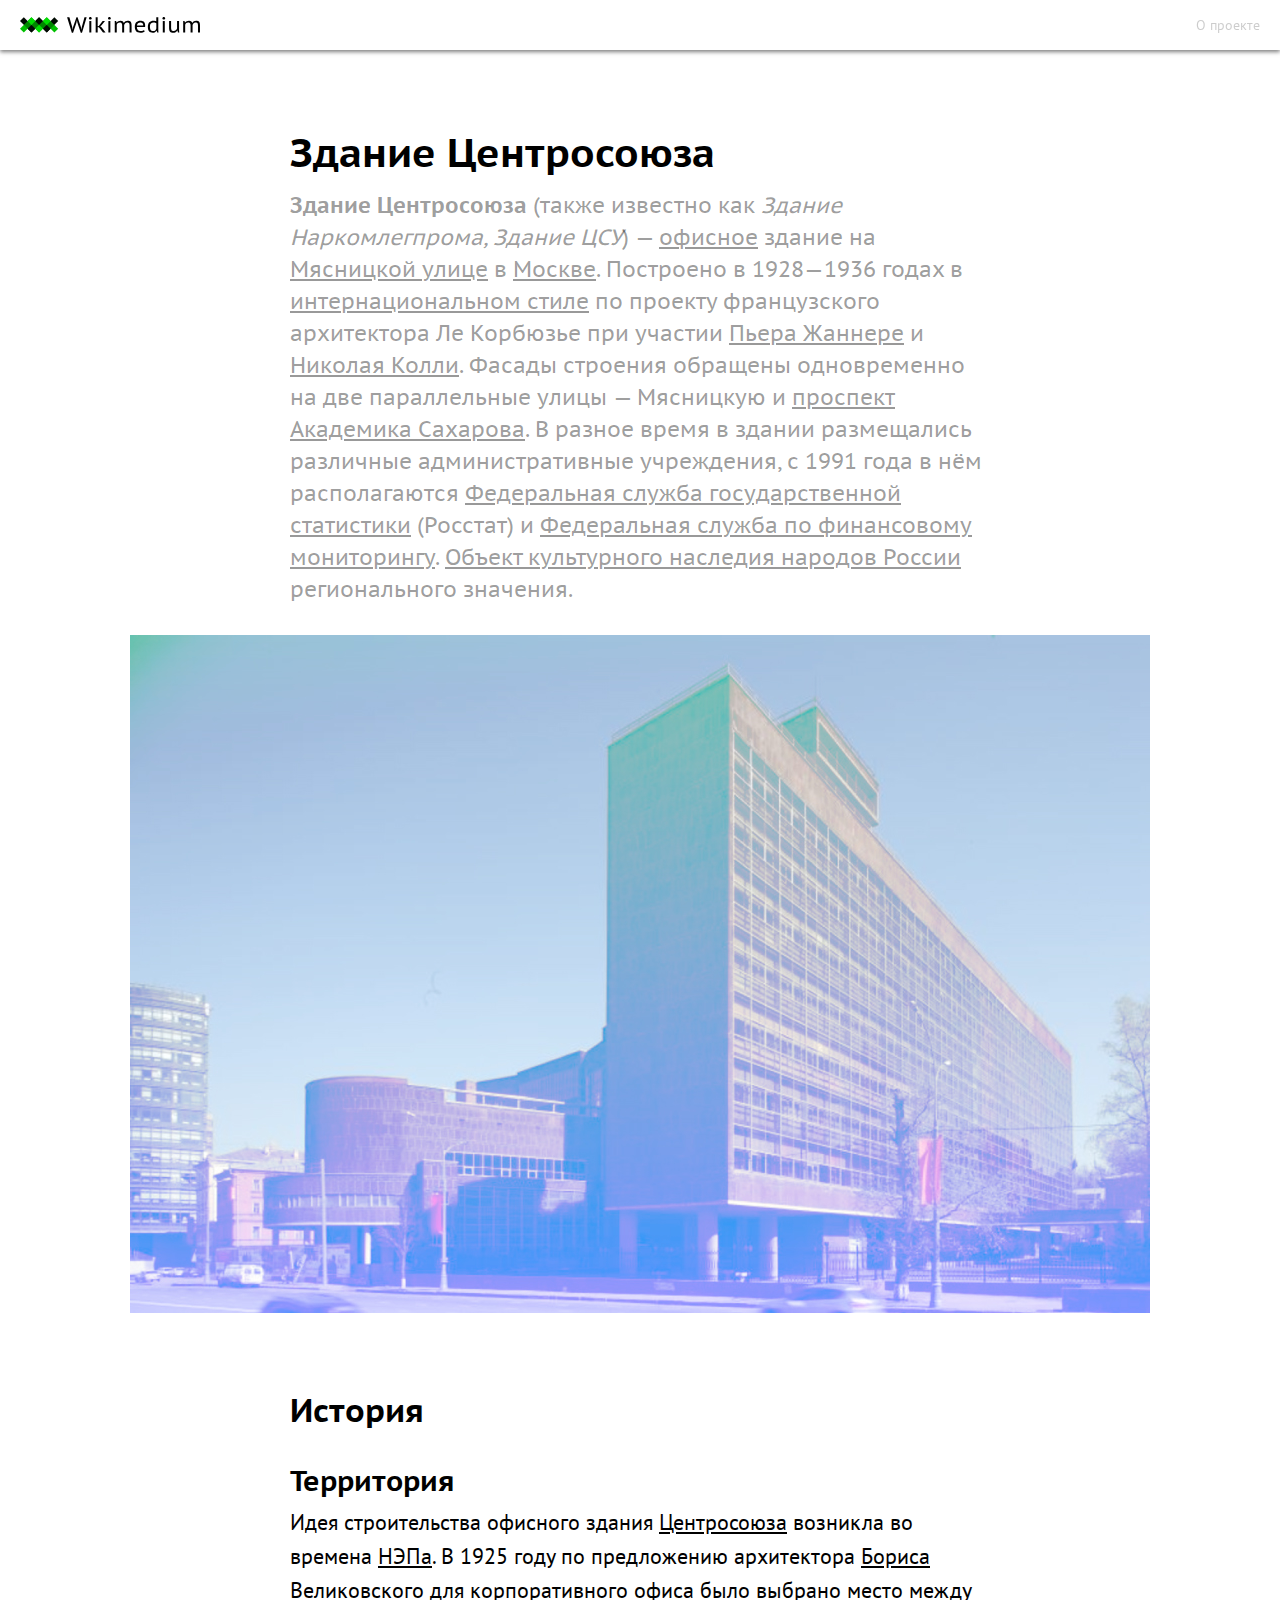
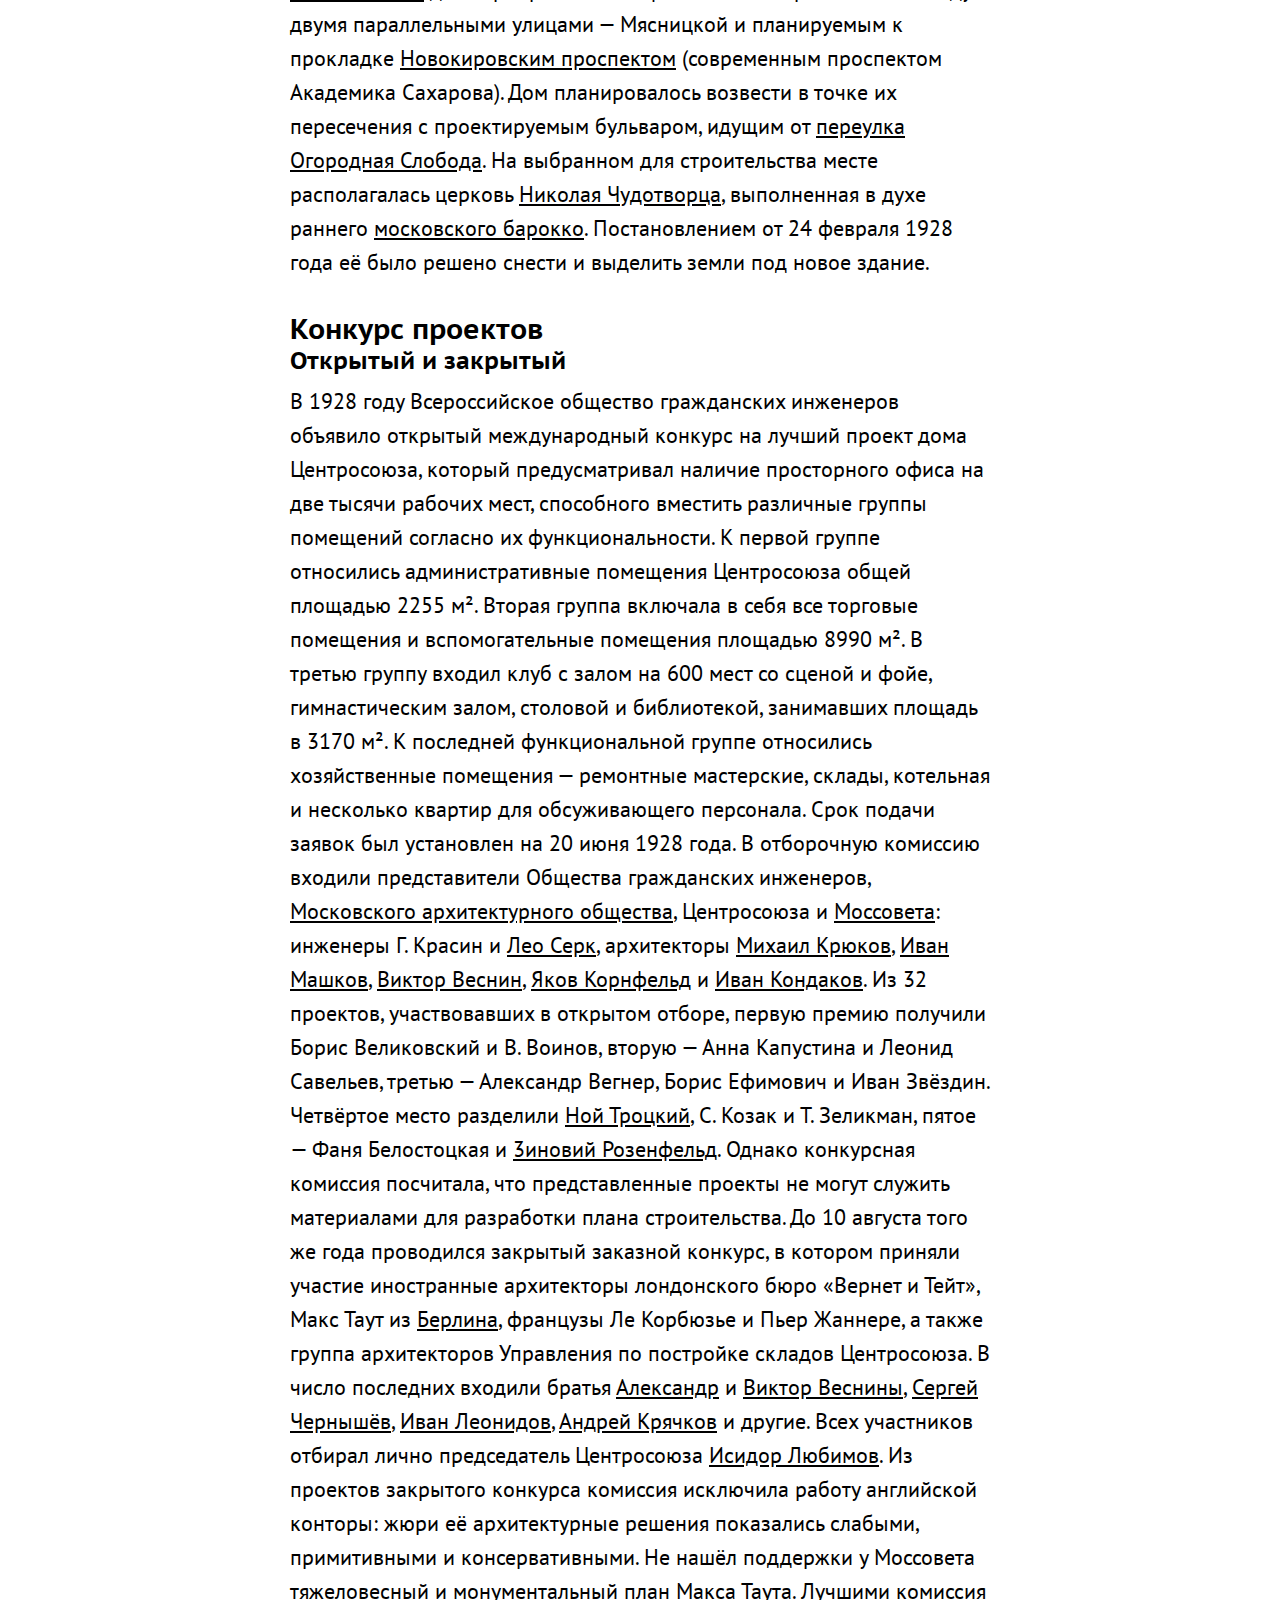
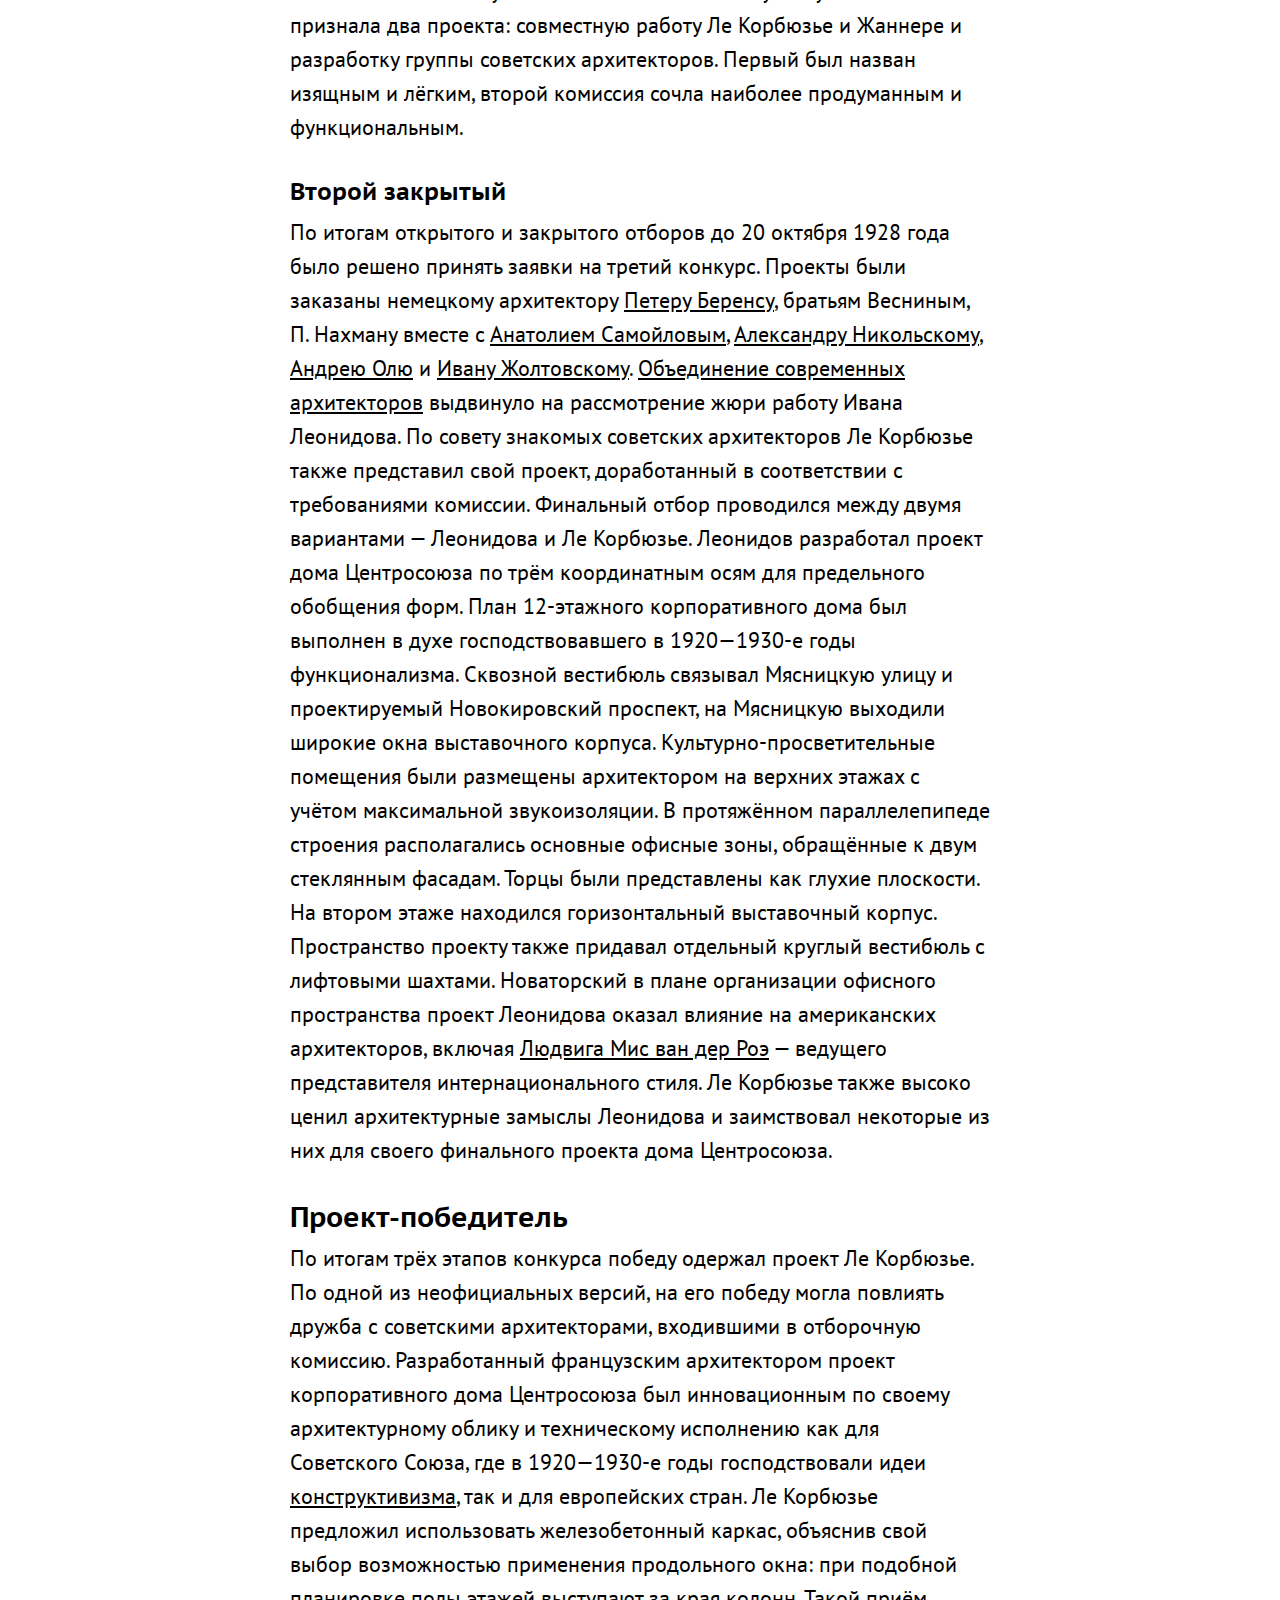
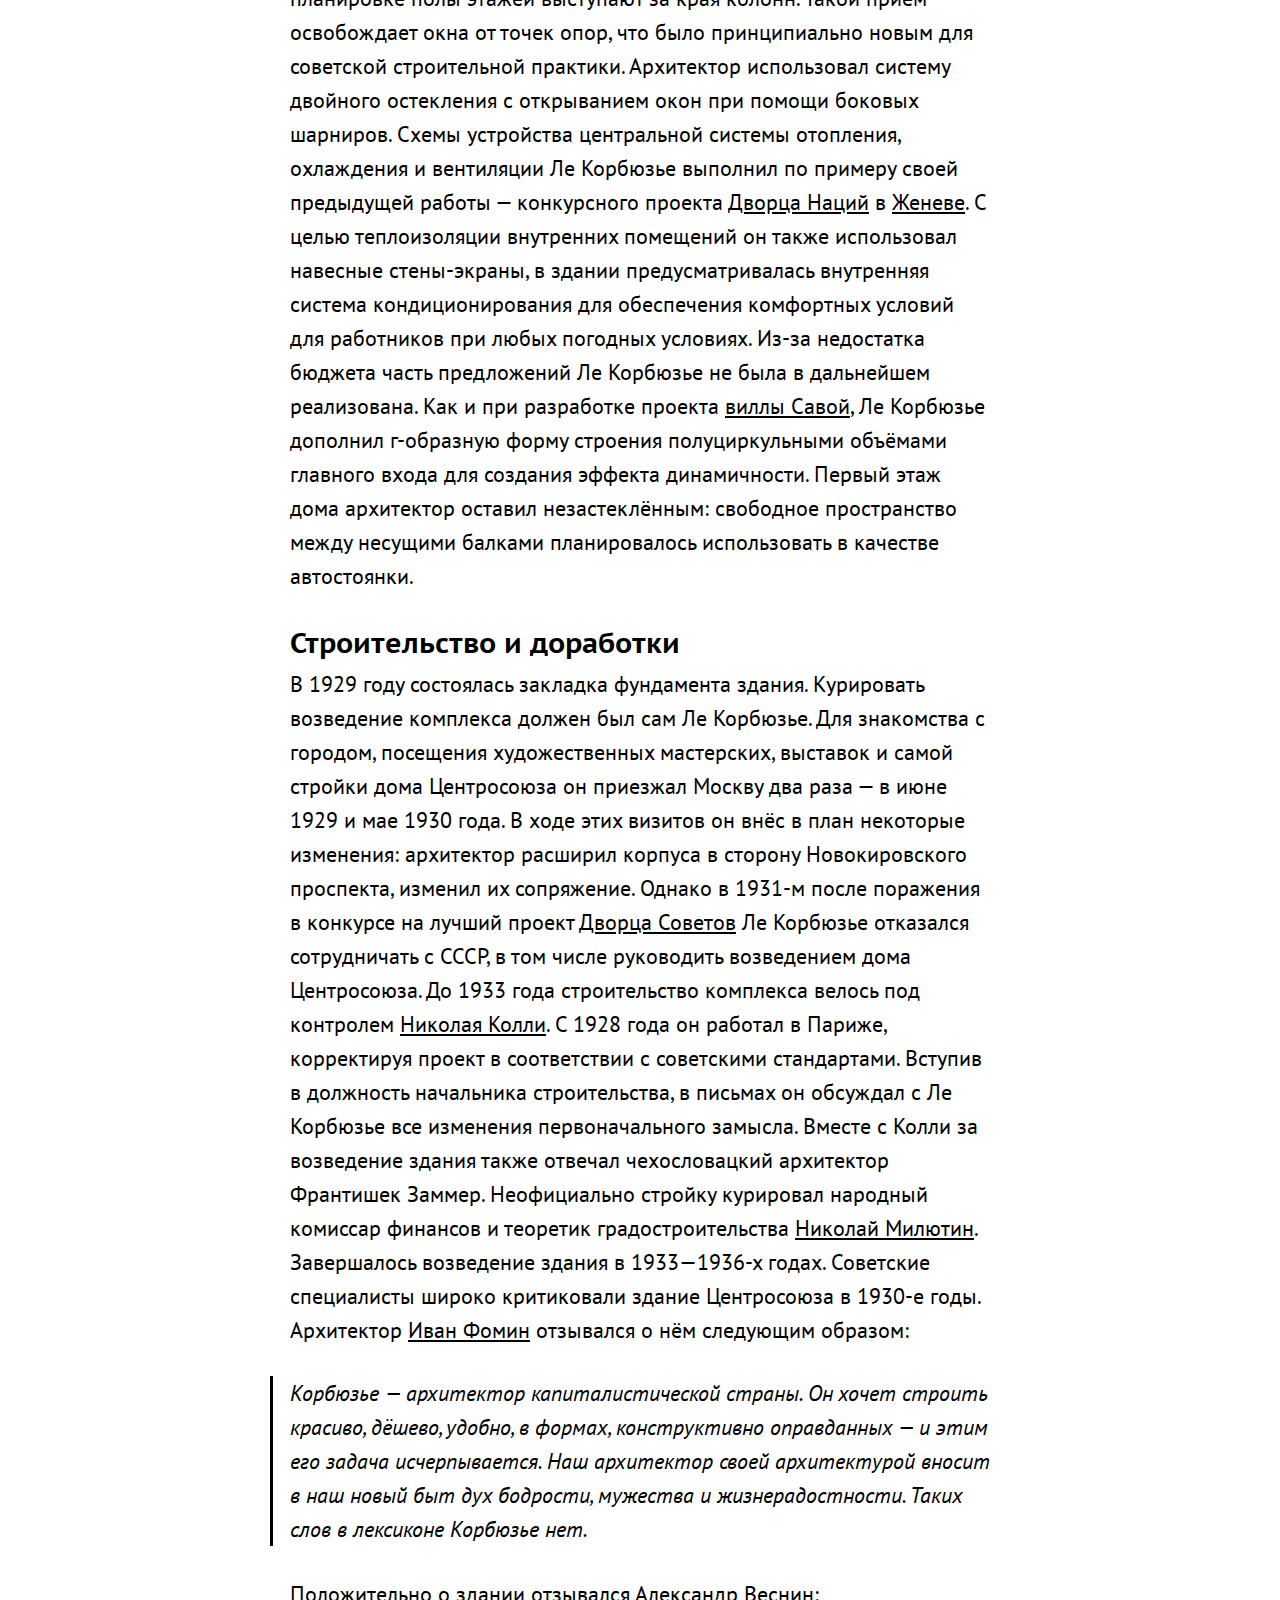
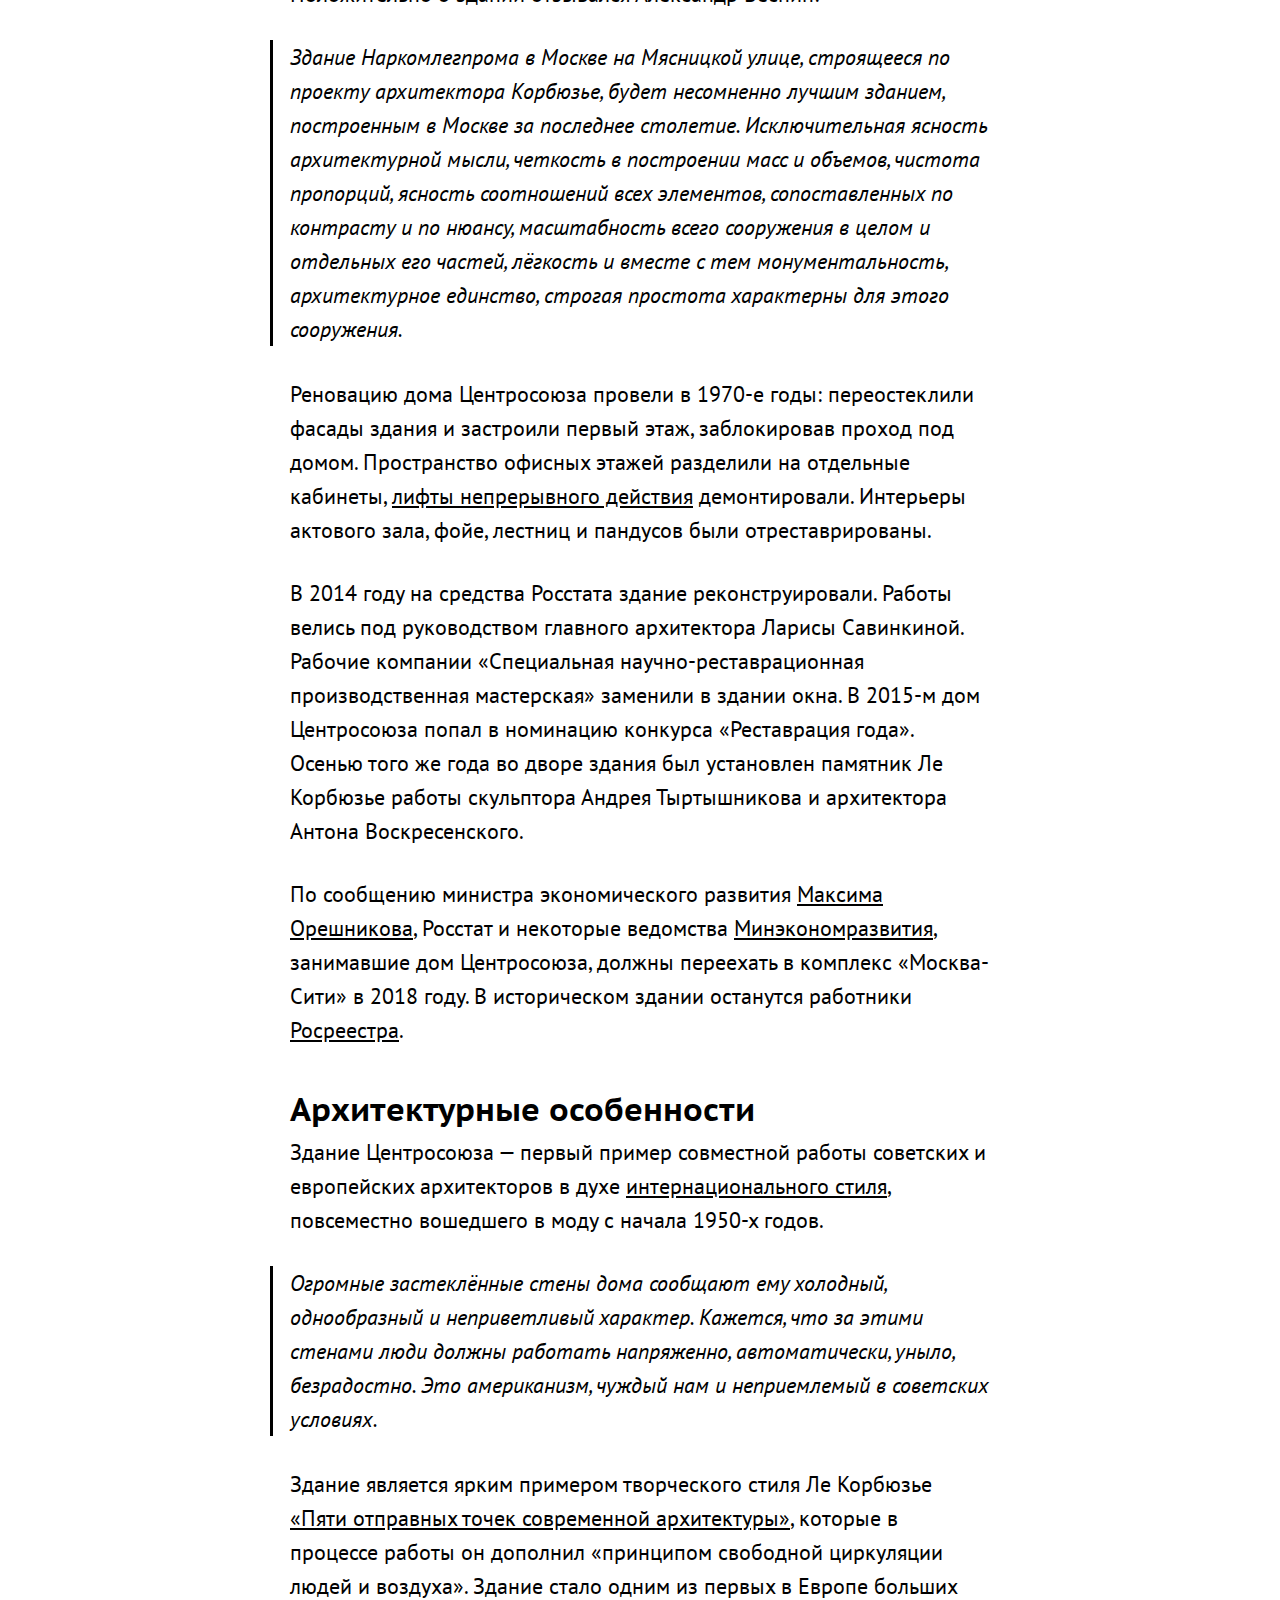
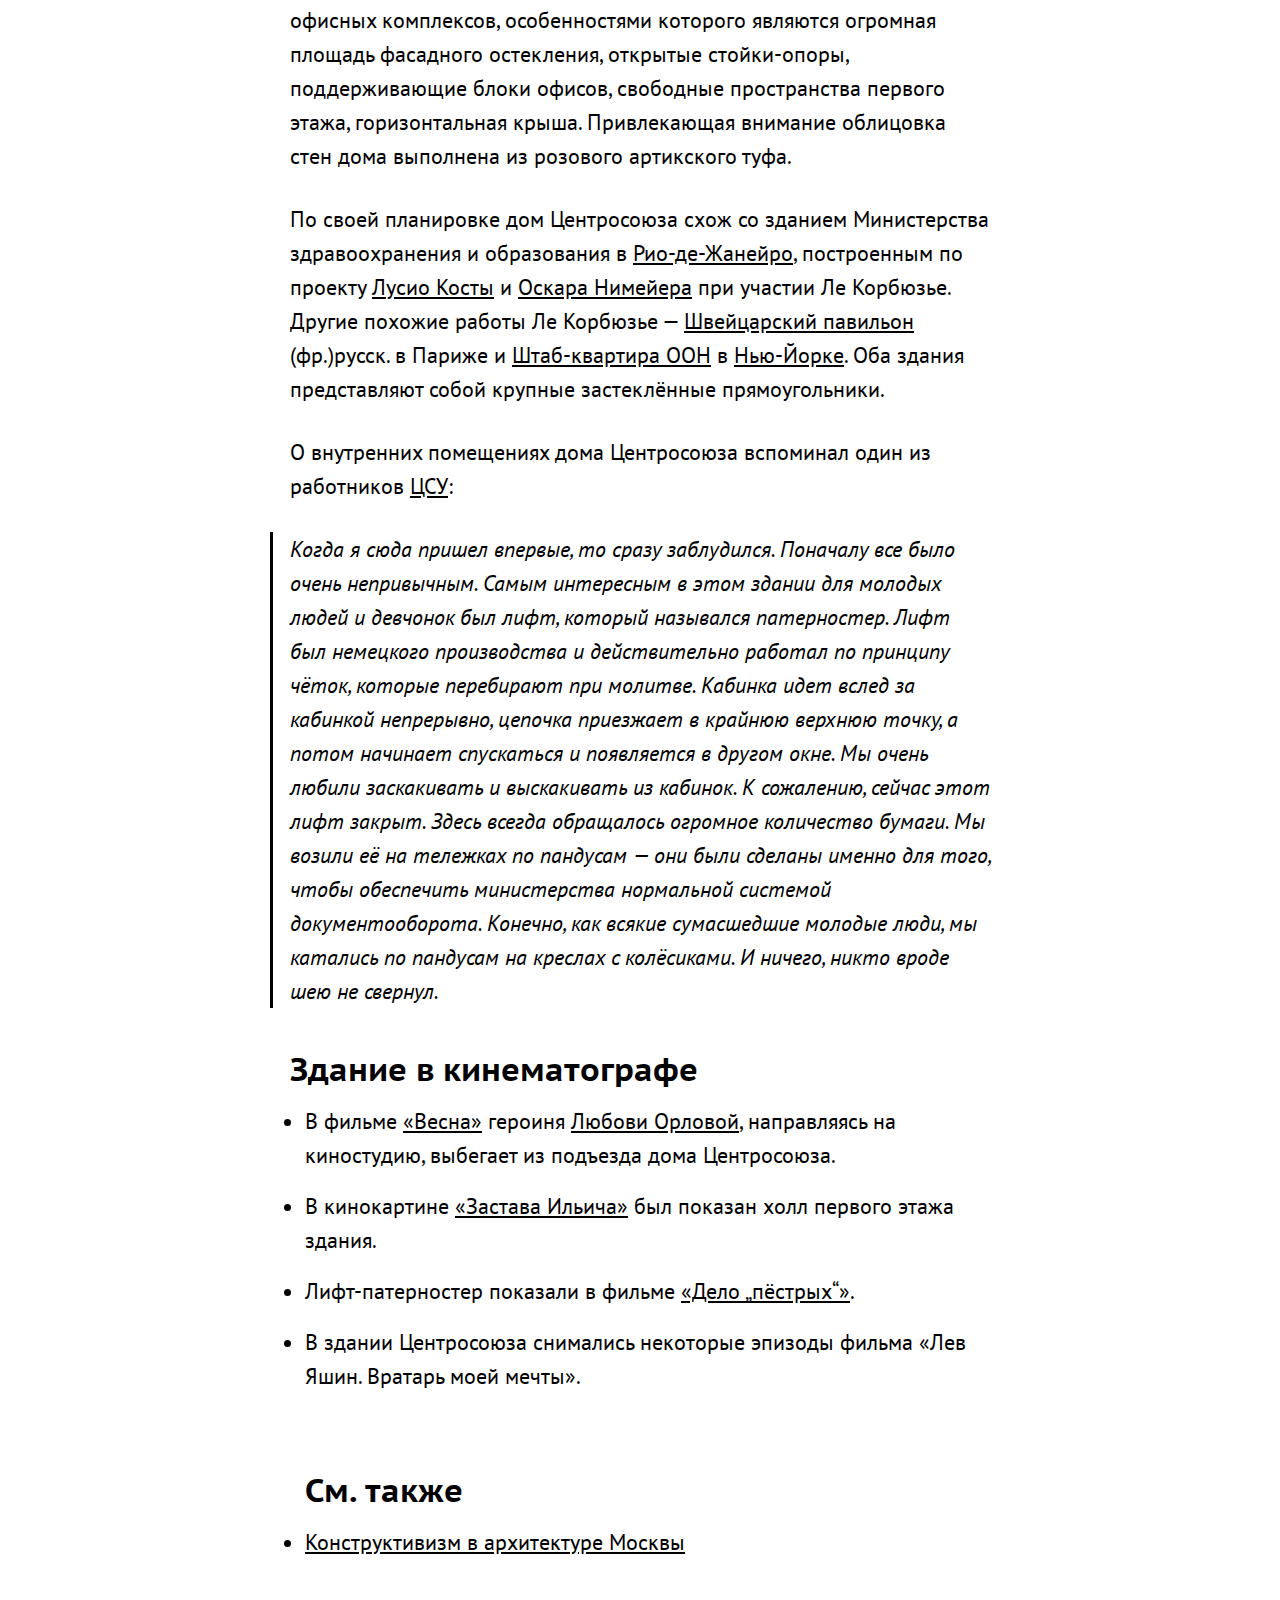
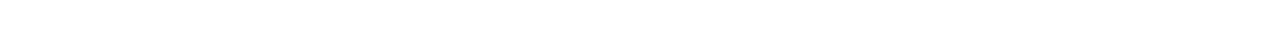
<file: centrosouz.html>
<!DOCTYPE html>
<html lang="ru" dir="ltr">
<head>
  <meta charset="utf-8">
    <meta name="viewport" content="width=device-width, initial-scale=1.0">
  <title>Здание Центросоюза | Wikimedium</title>
  <meta name="description" content="Здание Цетросоюза - единственная постройка Ле Корбюзье в Москве">
  <meta name="keywords" content="html, css, вёрстка, конструктивизм, здание центросоюза, архитектура">
  <meta name="author" content="Kirill Mot">

  <link rel="apple-touch-icon" sizes="180x180" href="apple-touch-icon.png">
  <link rel="icon" type="image/png" sizes="32x32" href="favicon-32x32.png">
  <link rel="icon" type="image/png" sizes="16x16" href="favicon-16x16.png">
  <link rel="mask-icon" href="safari-pinned-tab.svg" color="#5bbad5">
  <meta name="msapplication-TileColor" content="#da532c">
  <meta name="theme-color" content="#ffffff">
  <!-- Open Graph / Facebook -->
  <meta property="og:type" content="website">
  <meta property="og:url" content="https://metatags.io/">
  <meta property="og:title" content="Wikimedium - проект для изучения основ веб-вёрстки">
  <meta property="og:description" content="Разработан для изучения основ веб-вёрстки, языка гипертекстовой разметки HTML и каскадных таблиц стилей CSS">
  <meta property="og:image" content="https://metatags.io/assets/meta-tags-16a33a6a8531e519cc0936fbba0ad904e52d35f34a46c97a2c9f6f7dd7d336f2.png">

  <!-- Twitter -->
  <meta property="twitter:card" content="summary_large_image">
  <meta property="twitter:url" content="https://metatags.io/">
  <meta property="twitter:title" content="Wikimedium - проект для изучения основ веб-вёрстки">
  <meta property="twitter:description" content="Разработан для изучения основ веб-вёрстки, языка гипертекстовой разметки HTML и каскадных таблиц стилей CSS">
  <meta property="twitter:image" content="https://metatags.io/assets/meta-tags-16a33a6a8531e519cc0936fbba0ad904e52d35f34a46c97a2c9f6f7dd7d336f2.png">


      <link rel="stylesheet" href="styleheets\build.css">
      <script src="javascripts/jquery.js" charset="utf-8"></script>
      <script src="javascripts/sidebar.js" charset="utf-8"></script>
      <script async src="https://www.googletagmanager.com/gtag/js?id=G-V8DCXCWJR4"></script>
      <script>
        window.dataLayer = window.dataLayer || [];
        function gtag(){dataLayer.push(arguments);}
        gtag('js', new Date());

        gtag('config', 'G-V8DCXCWJR4');
      </script>
</head>
  <body>

    <menu>
      <div>
        <a href="post.html"></a>
        <a href="index.html">О проекте</a>
      </div>
    </menu>

h1-about
h2-a
h3-b
h3-c
h4-d
h4-e
h3-f
h3-g
h2-j
h2-q
h2-l

    <nav>
      <ul>
        <li><a href="#h1-about">Здание Центросоюза</a></li>

        <li>
          <a href="#h2-a">История</a>

          <ul>
             <li><a href="#h3-b">Территория</a></li>
             <li><a href="#h3-c">Конкурс проектов</a></li>
             <li><a href="#h4-d">Открытый и закрытый</a></li>
             <li><a href="#h4-e">Второй закрытый</a></li>
             <li><a href="#h3-f">Проект-победитель</a></li>
             <li><a href="#h3-g">Строительство и доработки</a></li>

        </ul>
      </li>

        <li><a href="#h3-j">Архитектурные особенности</a></li>
        <li><a href="#h3-q">Здание в кинематографе</a></li>
        <li><a href="#h2-l">См.также</a></li>
      </ul>
    </nav>

<article>


    <h1 id="h1-about">Здание Центросоюза</h1>
    <p><b>Здание Центросоюза</b> (также известно как <i>Здание Наркомлегпрома, Здание ЦСУ</i>) — <a href="https://ru.wikipedia.org/wiki/Офис">офисное</a> здание на <a href="https://ru.wikipedia.org/wiki/Мясницкая_улица">Мясницкой улице</a> в <a href="https://ru.wikipedia.org/wiki/Москва">Москве</a>. Построено в 1928—1936 годах в <a href="https://ru.wikipedia.org/wiki/Интернациональный_стиль">интернациональном стиле</a> по проекту французского архитектора Ле Корбюзье при участии <a href="https://ru.wikipedia.org/wiki/Ле_Корбюзье">Пьера Жаннере</a> и <a href="https://ru.wikipedia.org/wiki/Колли,_Николай_Джемсович">Николая Колли</a>. Фасады строения обращены одновременно на две параллельные улицы — Мясницкую и <a href="https://ru.wikipedia.org/wiki/Проспект_Академика_Сахарова_(Москва)">проспект Академика Сахарова</a>. В разное время в здании размещались различные административные учреждения, с 1991 года в нём располагаются <a href="https://ru.wikipedia.org/wiki/Федеральная_служба_государственной_статистики">Федеральная служба государственной статистики</a> (Росстат) и <a href="https://ru.wikipedia.org/wiki/Федеральная_служба_по_финансовому_мониторингу">Федеральная служба по финансовому мониторингу</a>. <a href="https://ru.wikipedia.org/wiki/Объект_культурного_наследия_России">Объект культурного наследия народов России</a> регионального значения. </p>

<img src="images\2.jpg" alt="Здание Центросоюза">

<h2 id="h2-a">История</h2>
<h3 id="h3-b">Территория</h3>
<p>Идея строительства офисного здания <a href="https://ru.wikipedia.org/wiki/Центросоюз">Центросоюза</a> возникла во времена <a href="https://ru.wikipedia.org/wiki/Новая_экономическая_политика">НЭПа</a>. В 1925 году по предложению архитектора <a href="https://ru.wikipedia.org/wiki/Великовский,_Борис_Михайлович">Бориса Великовского</a> для корпоративного офиса было выбрано место между двумя параллельными улицами — Мясницкой и планируемым к прокладке <a href="https://ru.wikipedia.org/wiki/Проспект_Академика_Сахарова_(Москва)">Новокировским проспектом</a> (современным проспектом Академика Сахарова). Дом планировалось возвести в точке их пересечения с проектируемым бульваром, идущим от <a href="https://ru.wikipedia.org/wiki/Переулок_Огородная_Слобода">переулка Огородная Слобода</a>. На выбранном для строительства месте располагалась церковь <a href="https://ru.wikipedia.org/wiki/Николай_Чудотворец">Николая Чудотворца</a>, выполненная в духе раннего <a href="https://ru.wikipedia.org/wiki/Московское_барокко">московского барокко</a>. Постановлением от 24 февраля 1928 года её было решено снести и выделить земли под новое здание.</p>

<h3 id="h3-c">Конкурс проектов</h3>
<h4 id="h4-d">Открытый и закрытый</h4>
<p>В 1928 году Всероссийское общество гражданских инженеров объявило открытый международный конкурс на лучший проект дома Центросоюза, который предусматривал наличие просторного офиса на две тысячи рабочих мест, способного вместить различные группы помещений согласно их функциональности. К первой группе относились административные помещения Центросоюза общей площадью 2255 м². Вторая группа включала в себя все торговые помещения и вспомогательные помещения площадью 8990 м². В третью группу входил клуб с залом на 600 мест со сценой и фойе, гимнастическим залом, столовой и библиотекой, занимавших площадь в 3170 м². К последней функциональной группе относились хозяйственные помещения — ремонтные мастерские, склады, котельная и несколько квартир для обсуживающего персонала.
Срок подачи заявок был установлен на 20 июня 1928 года. В отборочную комиссию входили представители Общества гражданских инженеров, <a href="https://ru.wikipedia.org/wiki/Московское_архитектурное_общество">Московского архитектурного общества</a>, Центросоюза и <a href="https://ru.wikipedia.org/wiki/Московский_городской_совет">Моссовета</a>: инженеры Г. Красин и <a href="https://ru.wikipedia.org/wiki/Серк,_Лео_Акселевич">Лео Серк</a>, архитекторы <a href="https://ru.wikipedia.org/wiki/Крюков,_Михаил_Васильевич_(архитектор)">Михаил Крюков</a>, <a href="https://ru.wikipedia.org/wiki/Машков,_Иван_Павлович">Иван Машков</a>, <a href="https://ru.wikipedia.org/wiki/Веснин,_Виктор_Александрович">Виктор Веснин</a>, <a href="https://ru.wikipedia.org/wiki/Корнфельд,_Яков_Абрамович">Яков Корнфельд</a> и <a href="https://ru.wikipedia.org/wiki/Кондаков,_Иван_Иванович">Иван Кондаков</a>.
Из 32 проектов, участвовавших в открытом отборе, первую премию получили Борис Великовский и В. Воинов, вторую — Анна Капустина и Леонид Савельев, третью — Александр Вегнер, Борис Ефимович и Иван Звёздин. Четвёртое место разделили <a href="https://ru.wikipedia.org/wiki/Троцкий,_Ной_Абрамович">Ной Троцкий</a>, С. Козак и Т. Зеликман, пятое — Фаня Белостоцкая и <a href="https://ru.wikipedia.org/wiki/Розенфельд,_Зиновий_Моисеевич">3иновий Розенфельд</a>. Однако конкурсная комиссия посчитала, что представленные проекты не могут служить материалами для разработки плана строительства.
До 10 августа того же года проводился закрытый заказной конкурс, в котором приняли участие иностранные архитекторы лондонского бюро «Вернет и Тейт», Макс Таут из <a href="https://ru.wikipedia.org/wiki/Берлин">Берлина</a>, французы Ле Корбюзье и Пьер Жаннере, а также группа архитекторов Управления по постройке складов Центросоюза. В число последних входили братья <a href="https://ru.wikipedia.org/wiki/Веснин,_Александр_Александрович">Александр</a> и <a href="https://ru.wikipedia.org/wiki/Веснин,_Виктор_Александрович">Виктор Веснины</a>, <a href="https://ru.wikipedia.org/wiki/Чернышёв,_Сергей_Егорович">Сергей Чернышёв</a>, <a href="https://ru.wikipedia.org/wiki/Леонидов,_Иван_Ильич">Иван Леонидов</a>, <a href="https://ru.wikipedia.org/wiki/Крячков,_Андрей_Дмитриевич">Андрей Крячков</a> и другие. Всех участников отбирал лично председатель Центросоюза <a href="https://ru.wikipedia.org/wiki/Любимов,_Исидор_Евстигнеевич">Исидор Любимов</a>. Из проектов закрытого конкурса комиссия исключила работу английской конторы: жюри её архитектурные решения показались слабыми, примитивными и консервативными. Не нашёл поддержки у Моссовета тяжеловесный и монументальный план Макса Таута. Лучшими комиссия признала два проекта: совместную работу Ле Корбюзье и Жаннере и разработку группы советских архитекторов. Первый был назван изящным и лёгким, второй комиссия сочла наиболее продуманным и функциональным.</p>

<h4 id="h4-e">Второй закрытый</h4>
<p>По итогам открытого и закрытого отборов до 20 октября 1928 года было решено принять заявки на третий конкурс. Проекты были заказаны немецкому архитектору <a href="https://ru.wikipedia.org/wiki/Беренс,_Петер">Петеру Беренсу</a>, братьям Весниным, П. Нахману вместе с <a href="https://ru.wikipedia.org/wiki/Самойлов,_Анатолий_Васильевич">Анатолием Самойловым</a>, <a href="https://ru.wikipedia.org/wiki/Оль,_Андрей_Андреевич">Александру Никольскому</a>, <a href="https://ru.wikipedia.org/wiki/Оль,_Андрей_Андреевич">Андрею Олю</a> и <a href="https://ru.wikipedia.org/wiki/Жолтовский,_Иван_Владиславович">Ивану Жолтовскому</a>. <a href="https://ru.wikipedia.org/wiki/Объединение_современных_архитекторов">Объединение современных архитекторов</a> выдвинуло на рассмотрение жюри работу Ивана Леонидова. По совету знакомых советских архитекторов Ле Корбюзье также представил свой проект, доработанный в соответствии с требованиями комиссии. Финальный отбор проводился между двумя вариантами — Леонидова и Ле Корбюзье.
Леонидов разработал проект дома Центросоюза по трём координатным осям для предельного обобщения форм. План 12-этажного корпоративного дома был выполнен в духе господствовавшего в 1920—1930-е годы функционализма. Сквозной вестибюль связывал Мясницкую улицу и проектируемый Новокировский проспект, на Мясницкую выходили широкие окна выставочного корпуса. Культурно-просветительные помещения были размещены архитектором на верхних этажах с учётом максимальной звукоизоляции. В протяжённом параллелепипеде строения располагались основные офисные зоны, обращённые к двум стеклянным фасадам. Торцы были представлены как глухие плоскости. На втором этаже находился горизонтальный выставочный корпус. Пространство проекту также придавал отдельный круглый вестибюль с лифтовыми шахтами.
Новаторский в плане организации офисного пространства проект Леонидова оказал влияние на американских архитекторов, включая <a href="https://ru.wikipedia.org/wiki/Мис_ван_дер_Роэ,_Людвиг">Людвига Мис ван дер Роэ</a> — ведущего представителя интернационального стиля. Ле Корбюзье также высоко ценил архитектурные замыслы Леонидова и заимствовал некоторые из них для своего финального проекта дома Центросоюза.</p>
 <h3 id="h3-f">Проект-победитель</h3>
<p>По итогам трёх этапов конкурса победу одержал проект Ле Корбюзье. По одной из неофициальных версий, на его победу могла повлиять дружба с советскими архитекторами, входившими в отборочную комиссию.
Разработанный французским архитектором проект корпоративного дома Центросоюза был инновационным по своему архитектурному облику и техническому исполнению как для Советского Союза, где в 1920—1930-е годы господствовали идеи <a href="https://ru.wikipedia.org/wiki/Конструктивизм_(искусство)">конструктивизма</a>, так и для европейских стран. Ле Корбюзье предложил использовать железобетонный каркас, объяснив свой выбор возможностью применения продольного окна: при подобной планировке полы этажей выступают за края колонн. Такой приём освобождает окна от точек опор, что было принципиально новым для советской строительной практики. Архитектор использовал систему двойного остекления с открыванием окон при помощи боковых шарниров. Схемы устройства центральной системы отопления, охлаждения и вентиляции Ле Корбюзье выполнил по примеру своей предыдущей работы — конкурсного проекта <a href="https://ru.wikipedia.org/wiki/Дворец_Наций">Дворца Наций</a> в <a href="https://ru.wikipedia.org/wiki/Женева">Женеве</a>. С целью теплоизоляции внутренних помещений он также использовал навесные стены-экраны, в здании предусматривалась внутренняя система кондиционирования для обеспечения комфортных условий для работников при любых погодных условиях. Из-за недостатка бюджета часть предложений Ле Корбюзье не была в дальнейшем реализована.
Как и при разработке проекта <a href="https://ru.wikipedia.org/wiki/Вилла_Савой">виллы Савой</a>, Ле Корбюзье дополнил г-образную форму строения полуциркульными объёмами главного входа для создания эффекта динамичности. Первый этаж дома архитектор оставил незастеклённым: свободное пространство между несущими балками планировалось использовать в качестве автостоянки.</p>

<h3 id="h3-g">Строительство и доработки</h3>
<p>В 1929 году состоялась закладка фундамента здания. Курировать возведение комплекса должен был сам Ле Корбюзье. Для знакомства с городом, посещения художественных мастерских, выставок и самой стройки дома Центросоюза он приезжал Москву два раза — в июне 1929 и мае 1930 года. В ходе этих визитов он внёс в план некоторые изменения: архитектор расширил корпуса в сторону Новокировского проспекта, изменил их сопряжение. Однако в 1931-м после поражения в конкурсе на лучший проект <a href="https://ru.wikipedia.org/wiki/Дворец_Советов">Дворца Советов</a> Ле Корбюзье отказался сотрудничать с СССР, в том числе руководить возведением дома Центросоюза.
До 1933 года строительство комплекса велось под контролем <a href="https://ru.wikipedia.org/wiki/Колли,_Николай_Джемсович">Николая Колли</a>. С 1928 года он работал в Париже, корректируя проект в соответствии с советскими стандартами. Вступив в должность начальника строительства, в письмах он обсуждал с Ле Корбюзье все изменения первоначального замысла. Вместе с Колли за возведение здания также отвечал чехословацкий архитектор Франтишек Заммер. Неофициально стройку курировал народный комиссар финансов и теоретик градостроительства <a href="https://ru.wikipedia.org/wiki/Милютин,_Николай_Александрович">Николай Милютин</a>. Завершалось возведение здания в 1933—1936-х годах.
Советские специалисты широко критиковали здание Центросоюза в 1930-е годы. Архитектор <a href="https://ru.wikipedia.org/wiki/Фомин,_Иван_Александрович">Иван Фомин</a> отзывался о нём следующим образом:</p>
<blockquote cite="https://ru.wikipedia.org/wiki/Здание_Центросоюза">
  Корбюзье — архитектор капиталистической страны. Он хочет строить красиво, дёшево, удобно, в формах, конструктивно оправданных — и этим его задача исчерпывается. Наш архитектор своей архитектурой вносит в наш новый быт дух бодрости, мужества и жизнерадостности. Таких слов в лексиконе Корбюзье нет.
</blockquote>
<p>Положительно о здании отзывался Александр Веснин:</p>
<blockquote cite="https://ru.wikipedia.org/wiki/Здание_Центросоюза">
  Здание Наркомлегпрома в Москве на Мясницкой улице, строящееся по проекту архитектора Корбюзье, будет несомненно лучшим зданием, построенным в Москве за последнее столетие. Исключительная ясность архитектурной мысли, четкость в построении масс и объемов, чистота пропорций, ясность соотношений всех элементов, сопоставленных по контрасту и по нюансу, масштабность всего сооружения в целом и отдельных его частей, лёгкость и вместе с тем монументальность, архитектурное единство, строгая простота характерны для этого сооружения.
</blockquote>
<p>Реновацию дома Центросоюза провели в 1970-е годы: переостеклили фасады здания и застроили первый этаж, заблокировав проход под домом. Пространство офисных этажей разделили на отдельные кабинеты, <a href="https://ru.wikipedia.org/wiki/Лифт_непрерывного_действия">лифты непрерывного действия</a> демонтировали. Интерьеры актового зала, фойе, лестниц и пандусов были отреставрированы.</p>
<p>В 2014 году на средства Росстата здание реконструировали. Работы велись под руководством главного архитектора Ларисы Савинкиной. Рабочие компании «Специальная научно-реставрационная производственная мастерская» заменили в здании окна. В 2015-м дом Центросоюза попал в номинацию конкурса «Реставрация года». Осенью того же года во дворе здания был установлен памятник Ле Корбюзье работы скульптора Андрея Тыртышникова и архитектора Антона Воскресенского.</p>
<p>По сообщению министра экономического развития <a href="https://ru.wikipedia.org/wiki/Орешкин,_Максим_Станиславович">Максима Орешникова</a>, Росстат и некоторые ведомства <a href="https://ru.wikipedia.org/wiki/Министерство_экономического_развития_Российской_Федерации">Минэкономразвития</a>, занимавшие дом Центросоюза, должны переехать в комплекс «Москва-Сити» в 2018 году. В историческом здании останутся работники <a href="https://ru.wikipedia.org/wiki/Федеральная_служба_государственной_регистрации,_кадастра_и_картографии">Росреестра</a>.</p>
<h2 id="h2-j">Архитектурные особенности</h2>
<p>Здание Центросоюза — первый пример совместной работы советских и европейских архитекторов в духе <a href="https://ru.wikipedia.org/wiki/Интернациональный_стиль">интернационального стиля</a>, повсеместно вошедшего в моду с начала 1950-х годов.</p>
<blockquote cite="https://ru.wikipedia.org/wiki/Здание_Центросоюза">
  	Огромные застеклённые стены дома сообщают ему холодный, однообразный и неприветливый характер. Кажется, что за этими стенами люди должны работать напряженно, автоматически, уныло, безрадостно. Это американизм, чуждый нам и неприемлемый в советских условиях.
</blockquote>
<p>Здание является ярким примером творческого стиля Ле Корбюзье <a href="https://ru.wikipedia.org/wiki/Пять_отправных_точек_современной_архитектуры">«Пяти отправных точек современной архитектуры»</a>, которые в процессе работы он дополнил «принципом свободной циркуляции людей и воздуха». Здание стало одним из первых в Европе больших офисных комплексов, особенностями которого являются огромная площадь фасадного остекления, открытые стойки-опоры, поддерживающие блоки офисов, свободные пространства первого этажа, горизонтальная крыша. Привлекающая внимание облицовка стен дома выполнена из розового артикского туфа.</p>
<p>По своей планировке дом Центросоюза схож со зданием Министерства здравоохранения и образования в <a href="https://ru.wikipedia.org/wiki/Рио-де-Жанейро">Рио-де-Жанейро</a>, построенным по проекту <a href="https://ru.wikipedia.org/wiki/Коста,_Лусио">Лусио Косты</a> и <a href="https://ru.wikipedia.org/wiki/Нимейер,_Оскар">Оскара Нимейера</a> при участии Ле Корбюзье. Другие похожие работы Ле Корбюзье — <a href="https://fr.wikipedia.org/wiki/Fondation_suisse">Швейцарский павильон</a> (фр.)русск. в Париже и <a href="https://ru.wikipedia.org/wiki/Штаб-квартира_ООН">Штаб-квартира ООН</a> в <a href="https://ru.wikipedia.org/wiki/Нью-Йорк">Нью-Йорке</a>. Оба здания представляют собой крупные застеклённые прямоугольники.</p>
<p>О внутренних помещениях дома Центросоюза вспоминал один из работников <a href="https://ru.wikipedia.org/wiki/Центральное_статистическое_управление">ЦСУ</a>:</p>
<blockquote cite="https://ru.wikipedia.org/wiki/Здание_Центросоюза">
  	Когда я сюда пришел впервые, то сразу заблудился. Поначалу все было очень непривычным. Самым интересным в этом здании для молодых людей и девчонок был лифт, который назывался патерностер. Лифт был немецкого производства и действительно работал по принципу чёток, которые перебирают при молитве. Кабинка идет вслед за кабинкой непрерывно, цепочка приезжает в крайнюю верхнюю точку, а потом начинает спускаться и появляется в другом окне. Мы очень любили заскакивать и выскакивать из кабинок. К сожалению, сейчас этот лифт закрыт. Здесь всегда обращалось огромное количество бумаги. Мы возили её на тележках по пандусам — они были сделаны именно для того, чтобы обеспечить министерства нормальной системой документооборота. Конечно, как всякие сумасшедшие молодые люди, мы катались по пандусам на креслах с колёсиками. И ничего, никто вроде шею не свернул.
</blockquote>
<h2 id="h2-q">Здание в кинематографе</h2>
<ul>
  <li>В фильме <a href="https://ru.wikipedia.org/wiki/Весна_(фильм,_1947)">«Весна»</a> героиня <a href="https://ru.wikipedia.org/wiki/Орлова,_Любовь_Петровна">Любови Орловой</a>, направляясь на киностудию, выбегает из подъезда дома Центросоюза.</li>
  <li>В кинокартине <a href="https://ru.wikipedia.org/wiki/Застава_Ильича">«Застава Ильича»</a> был показан холл первого этажа здания.</li>
  <li>Лифт-патерностер показали в фильме <a href="https://ru.wikipedia.org/wiki/Дело_«пёстрых»_(фильм)">«Дело „пёстрых“»</a>.</li>
  <li>В здании Центросоюза снимались некоторые эпизоды фильма «Лев Яшин. Вратарь моей мечты».</li>

  <h2 id="h2-l">См. также</h2>
  <ul>
    <li><a href="Конструктивизм в архитектуре Москвы">Конструктивизм в архитектуре Москвы</a></li>
  </ul>
</ul>
</article>


  </body>

</html>
</file>
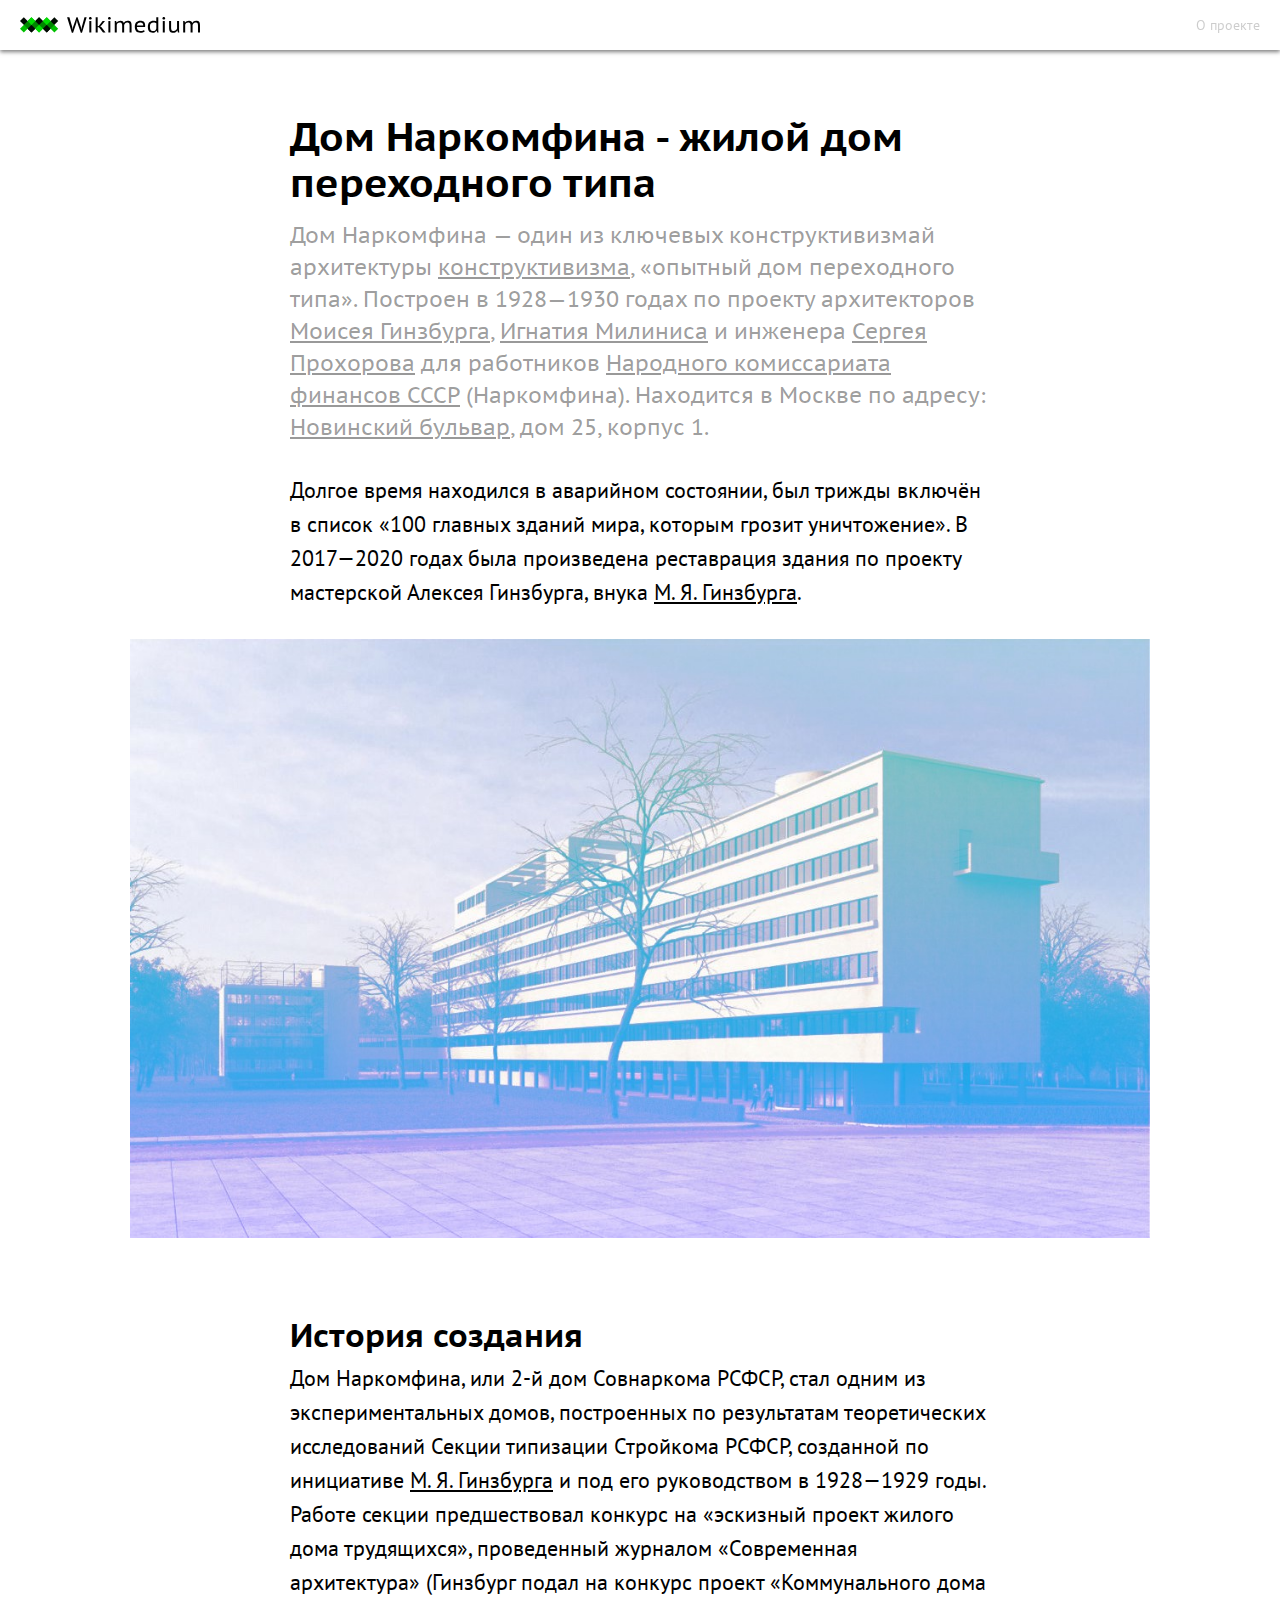
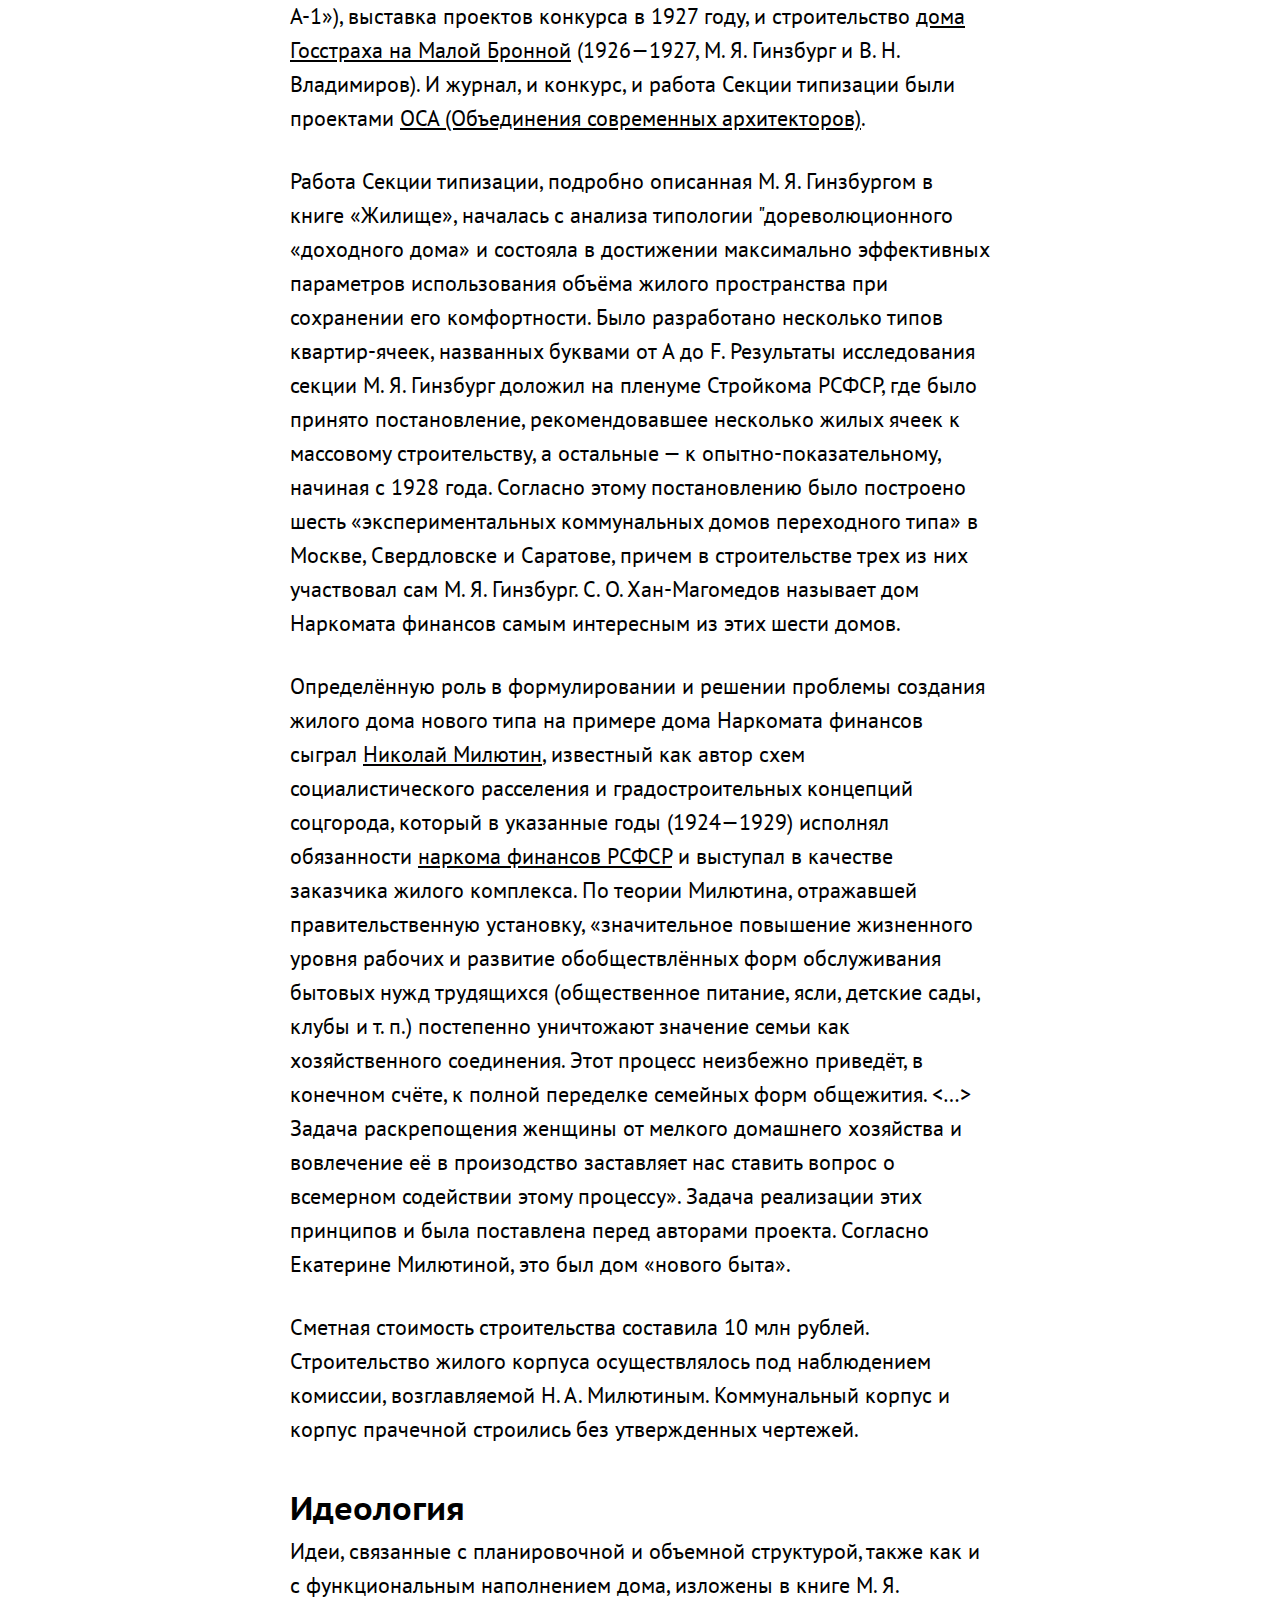
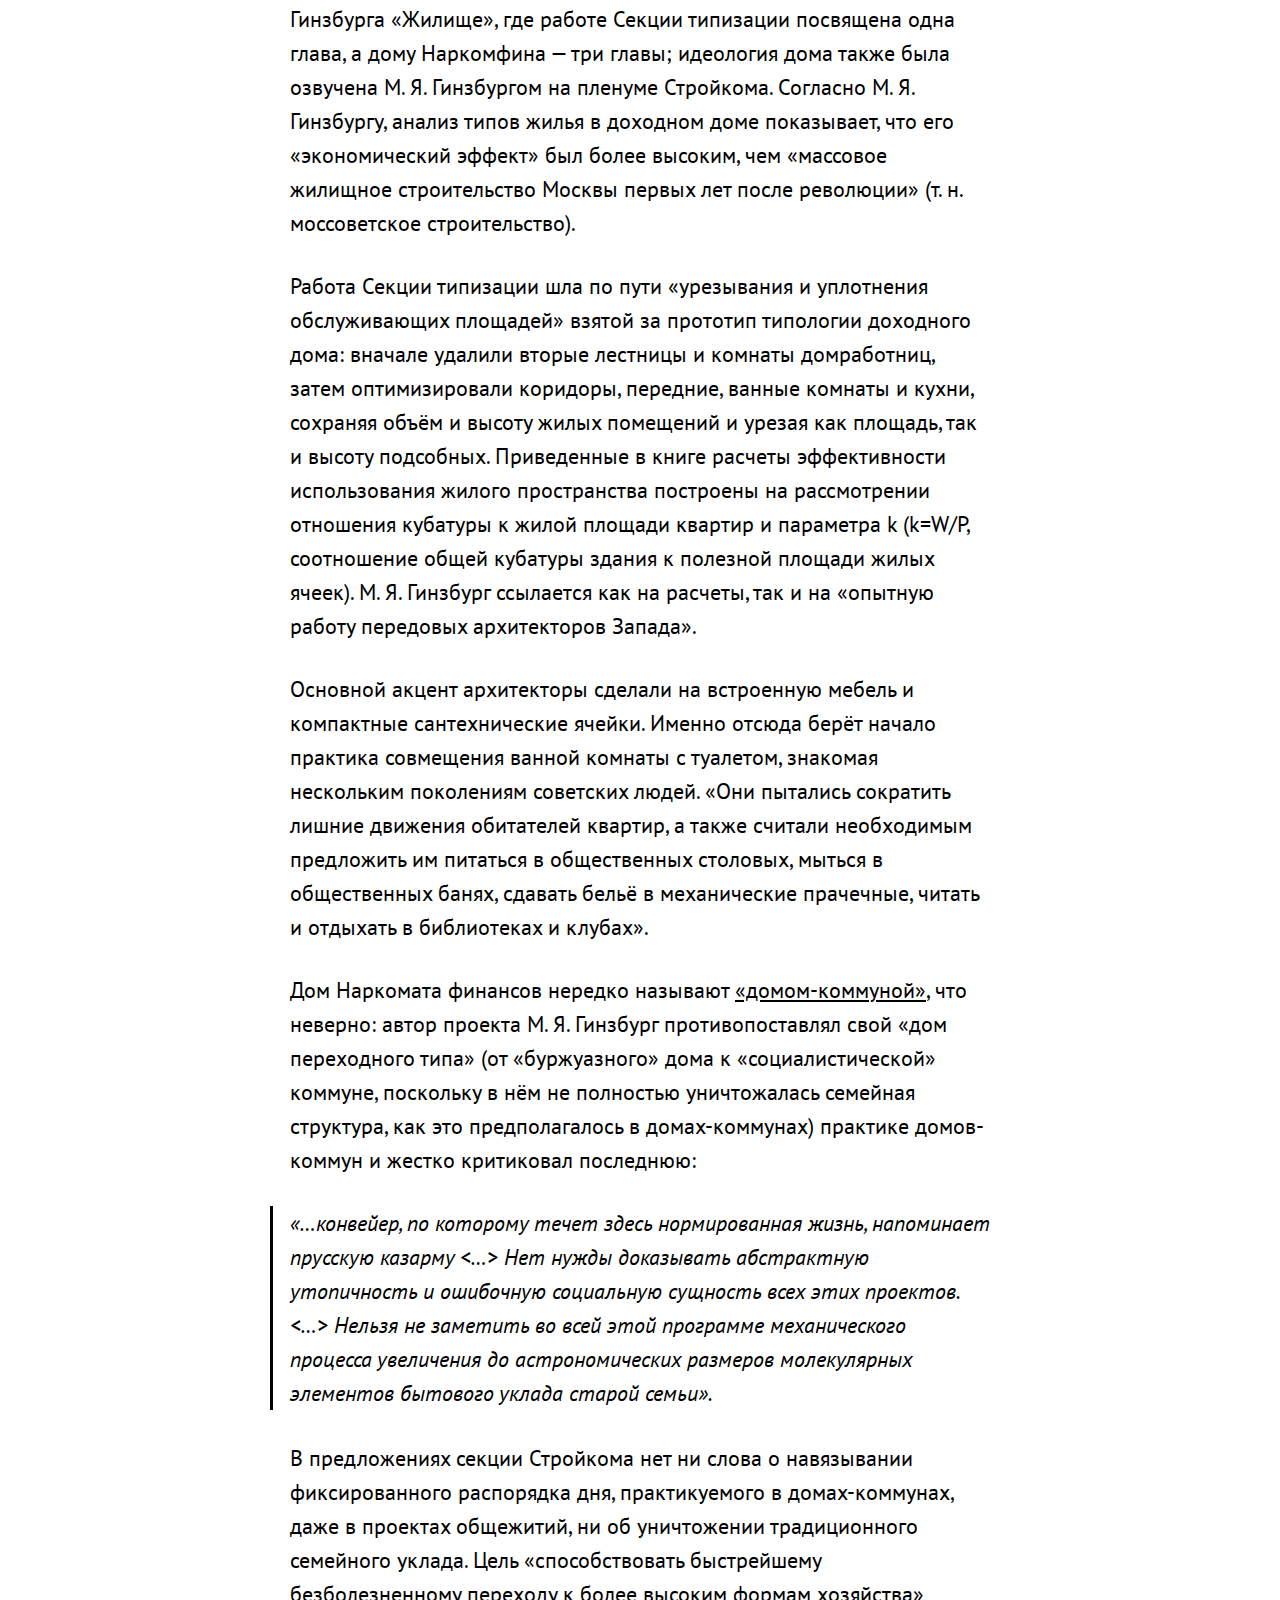
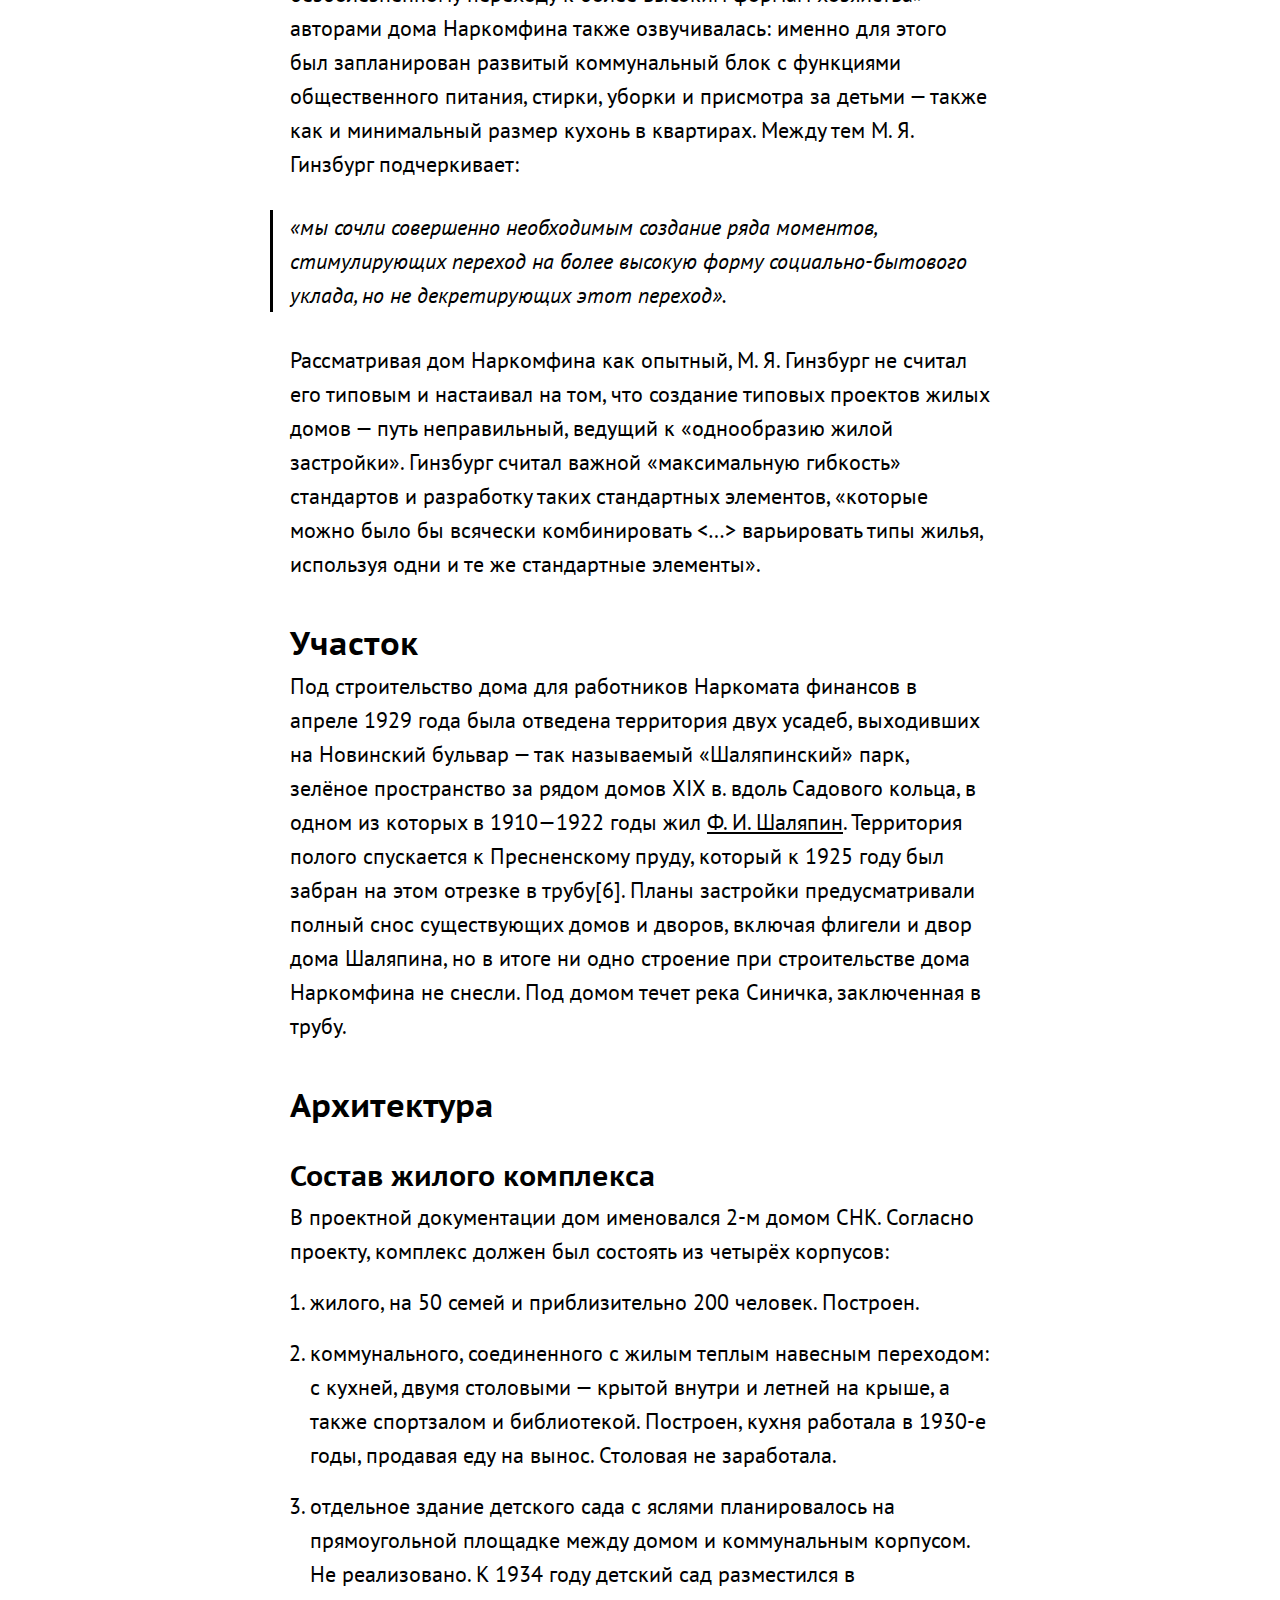
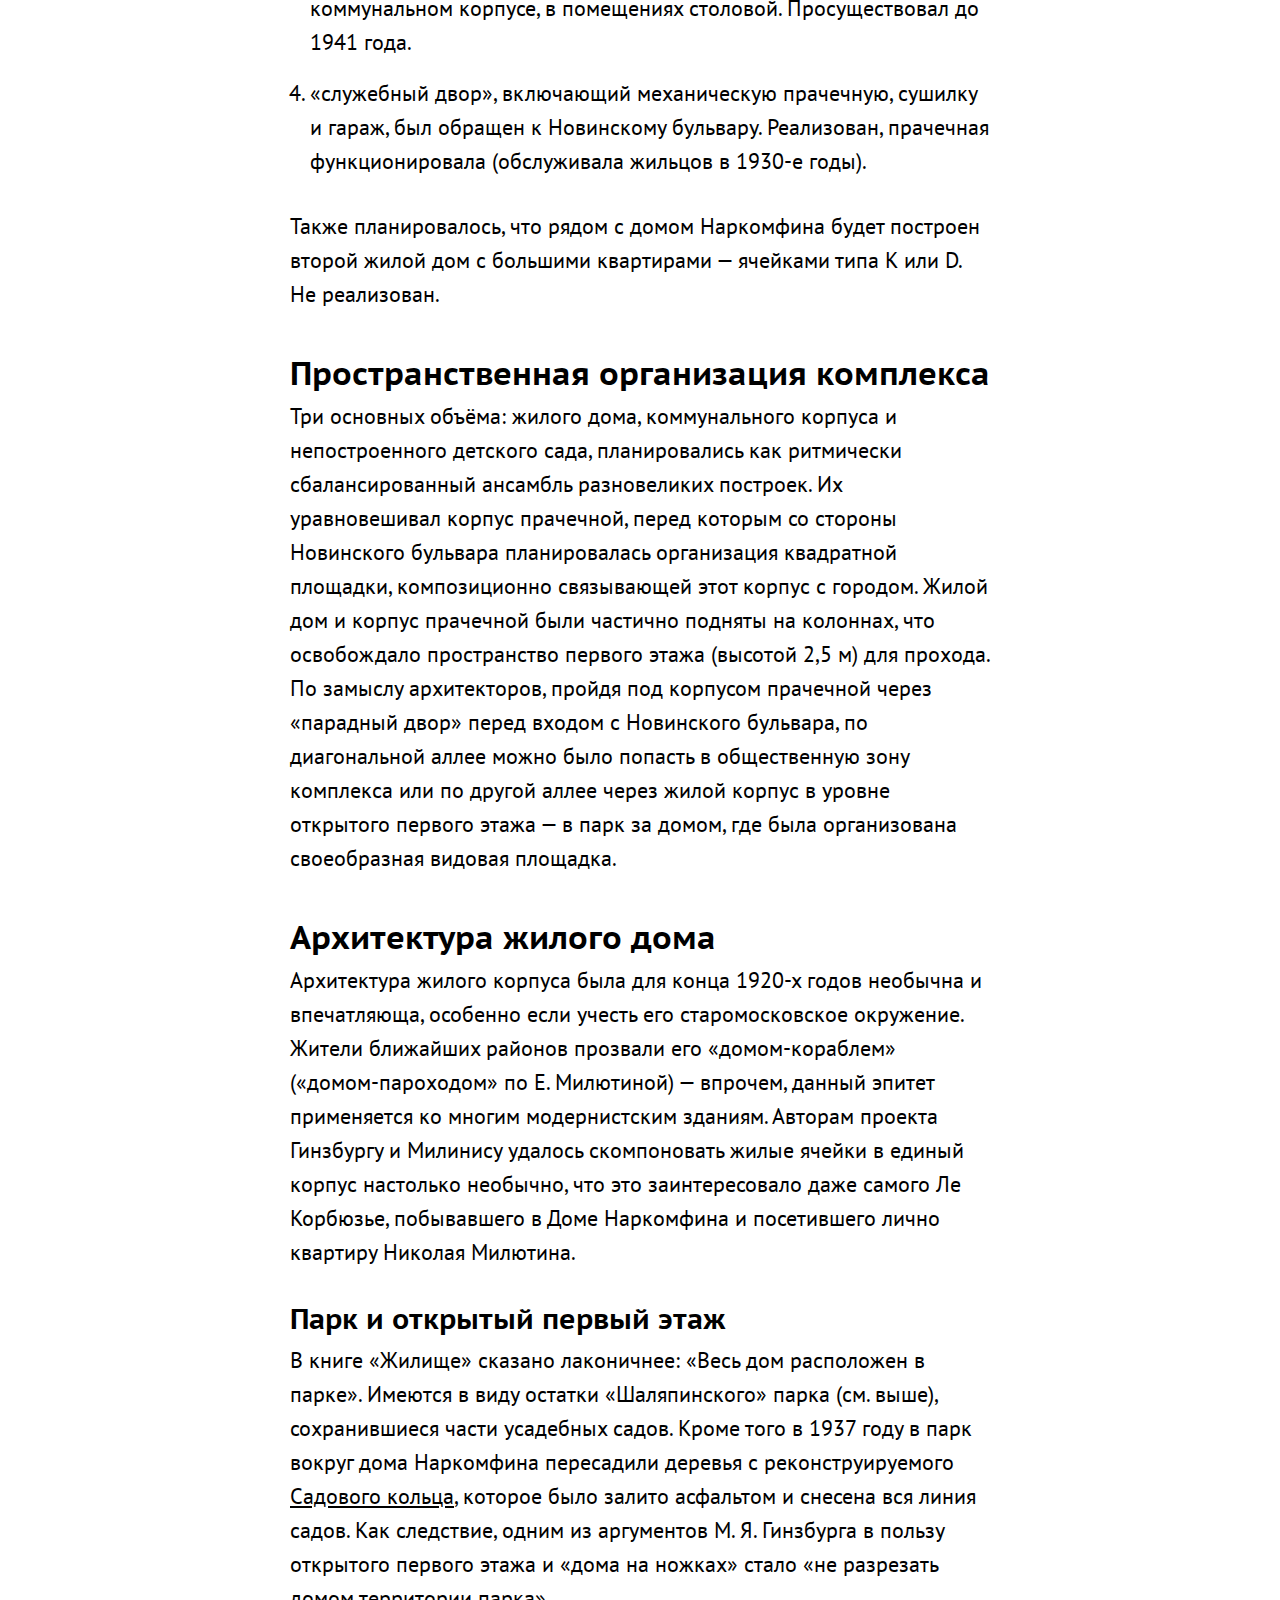
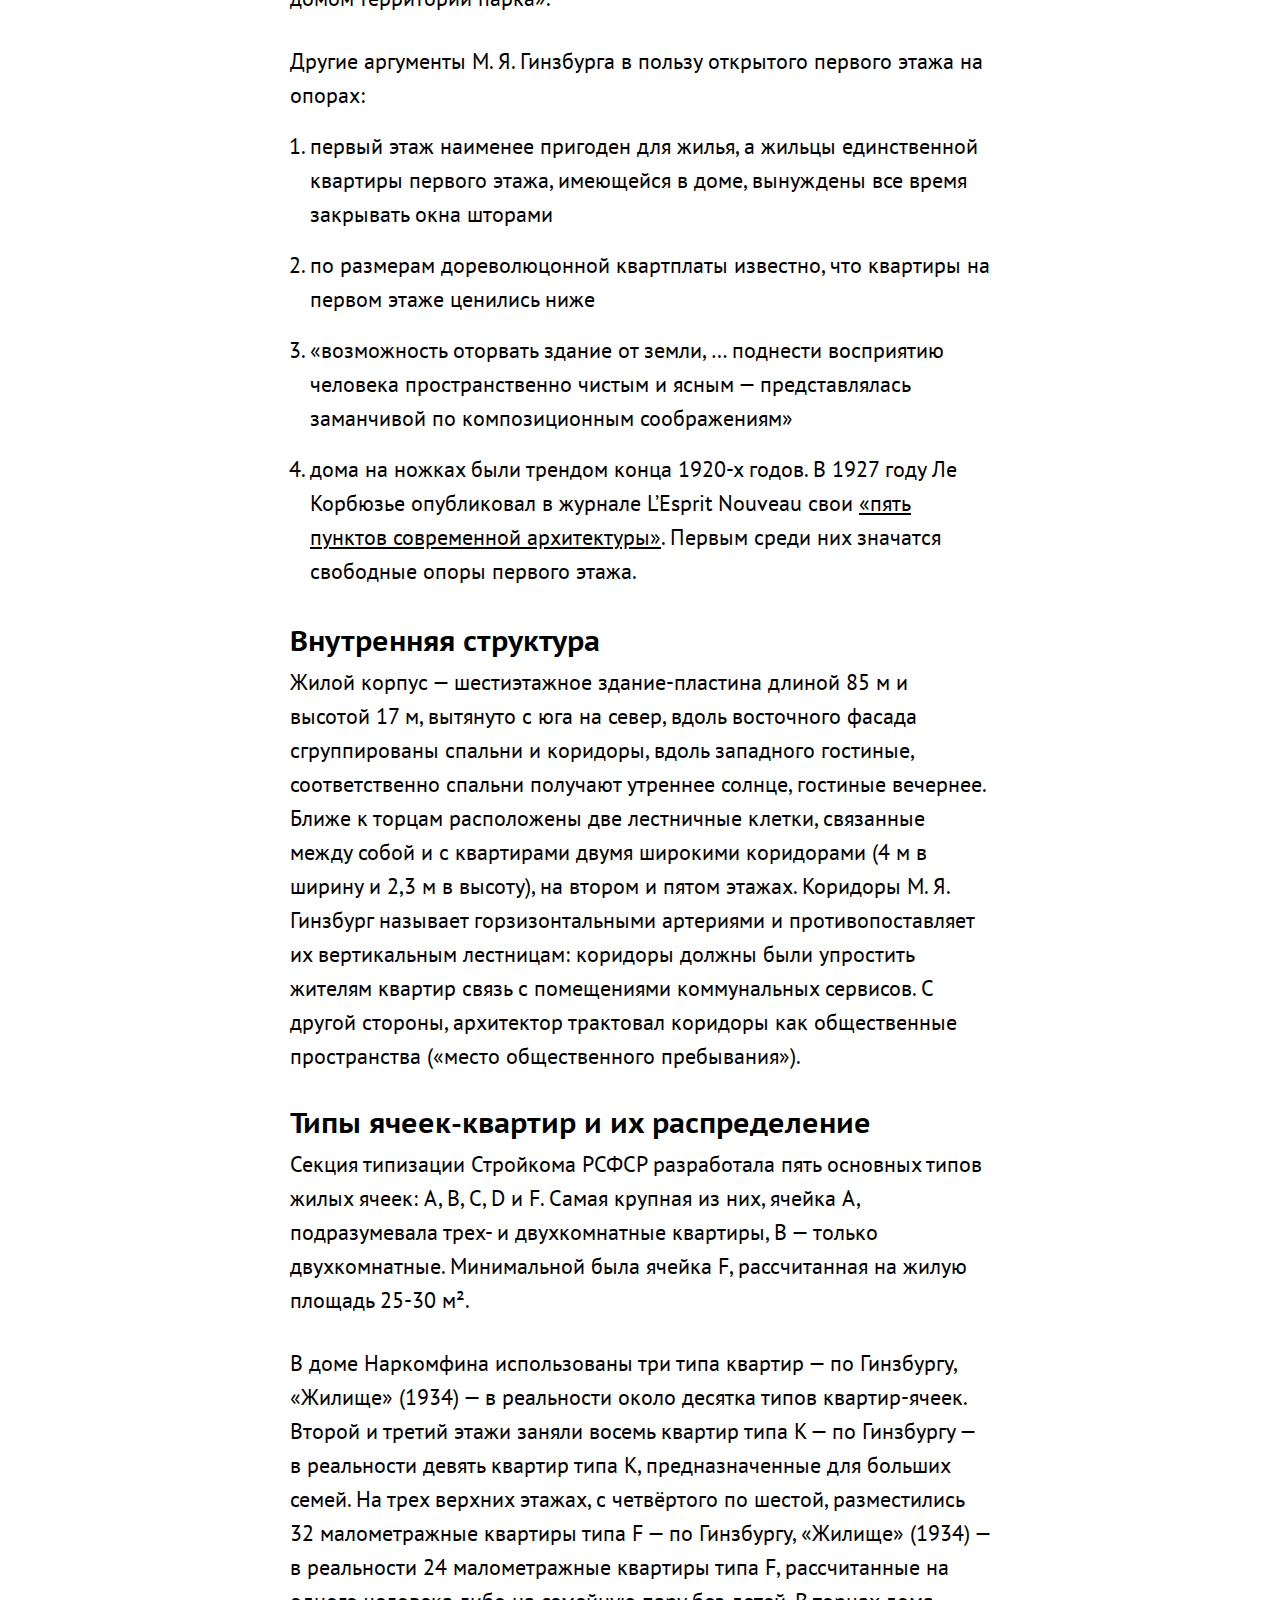
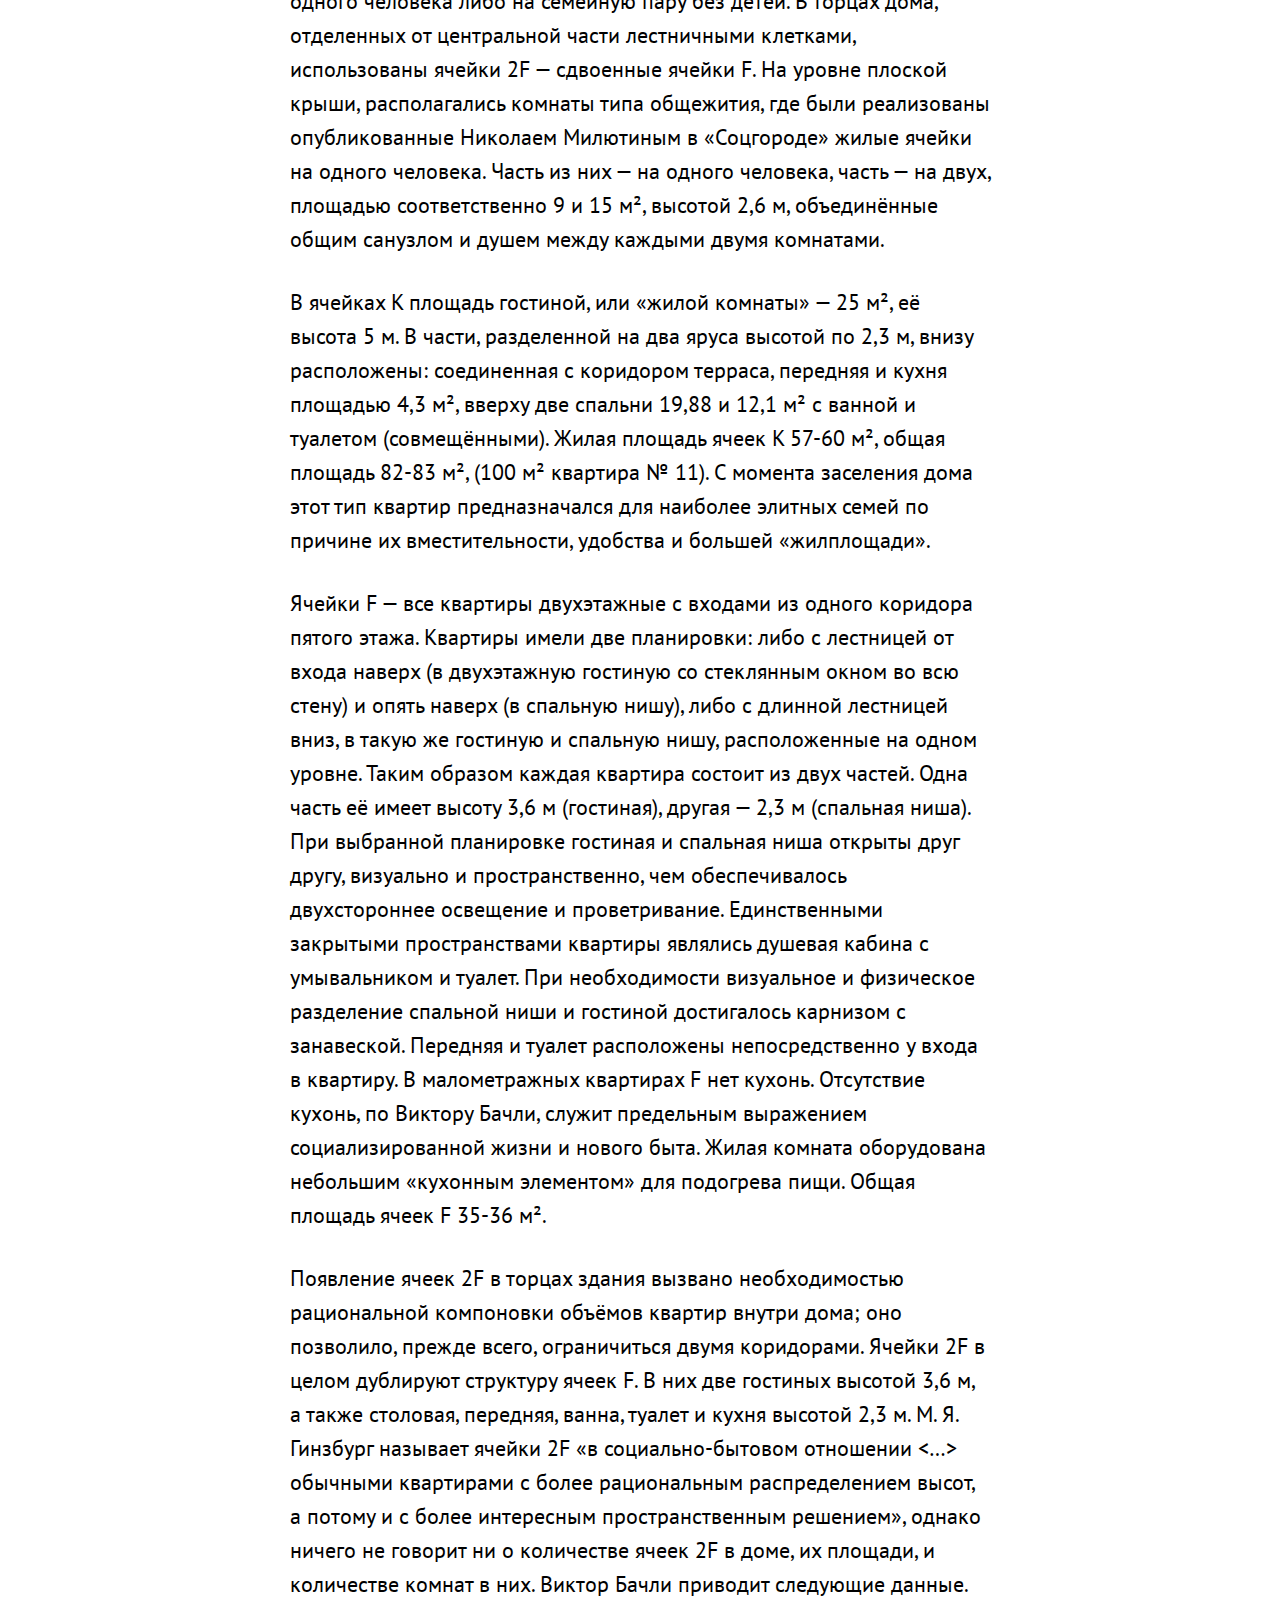
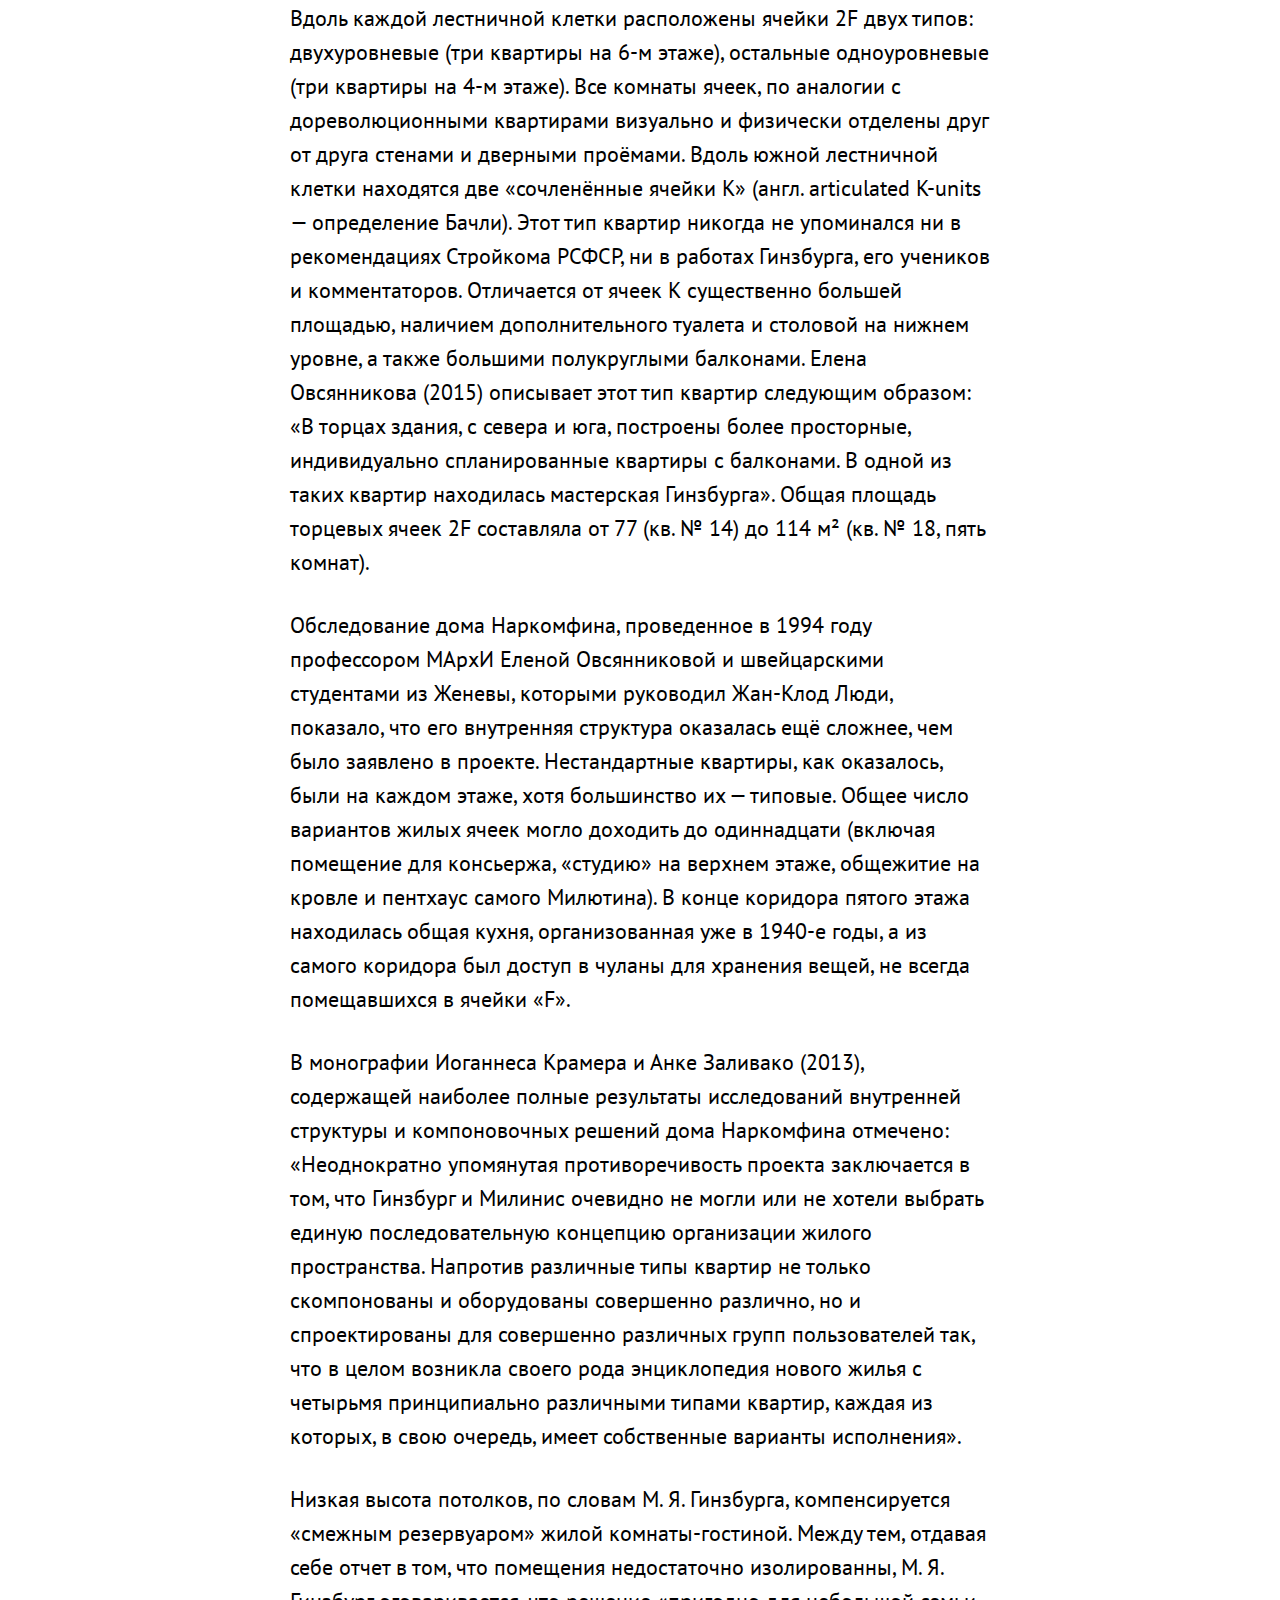
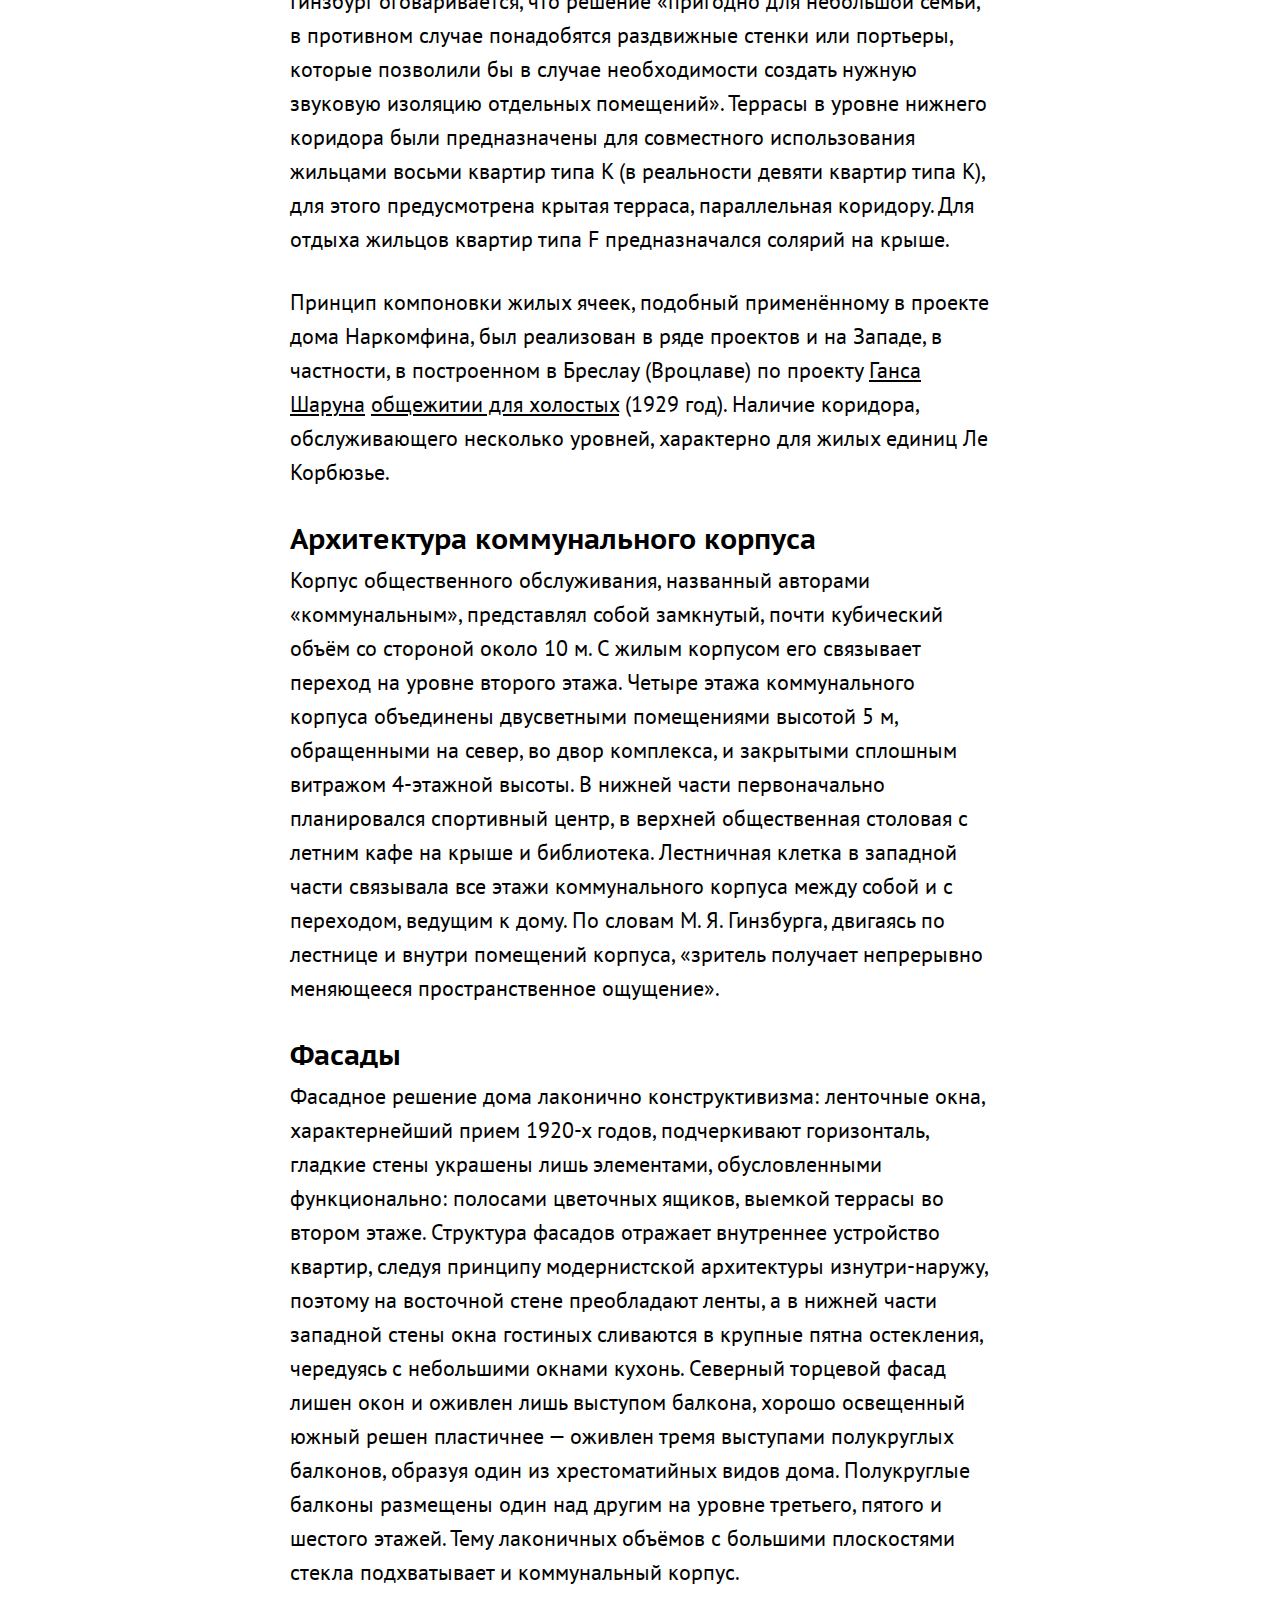
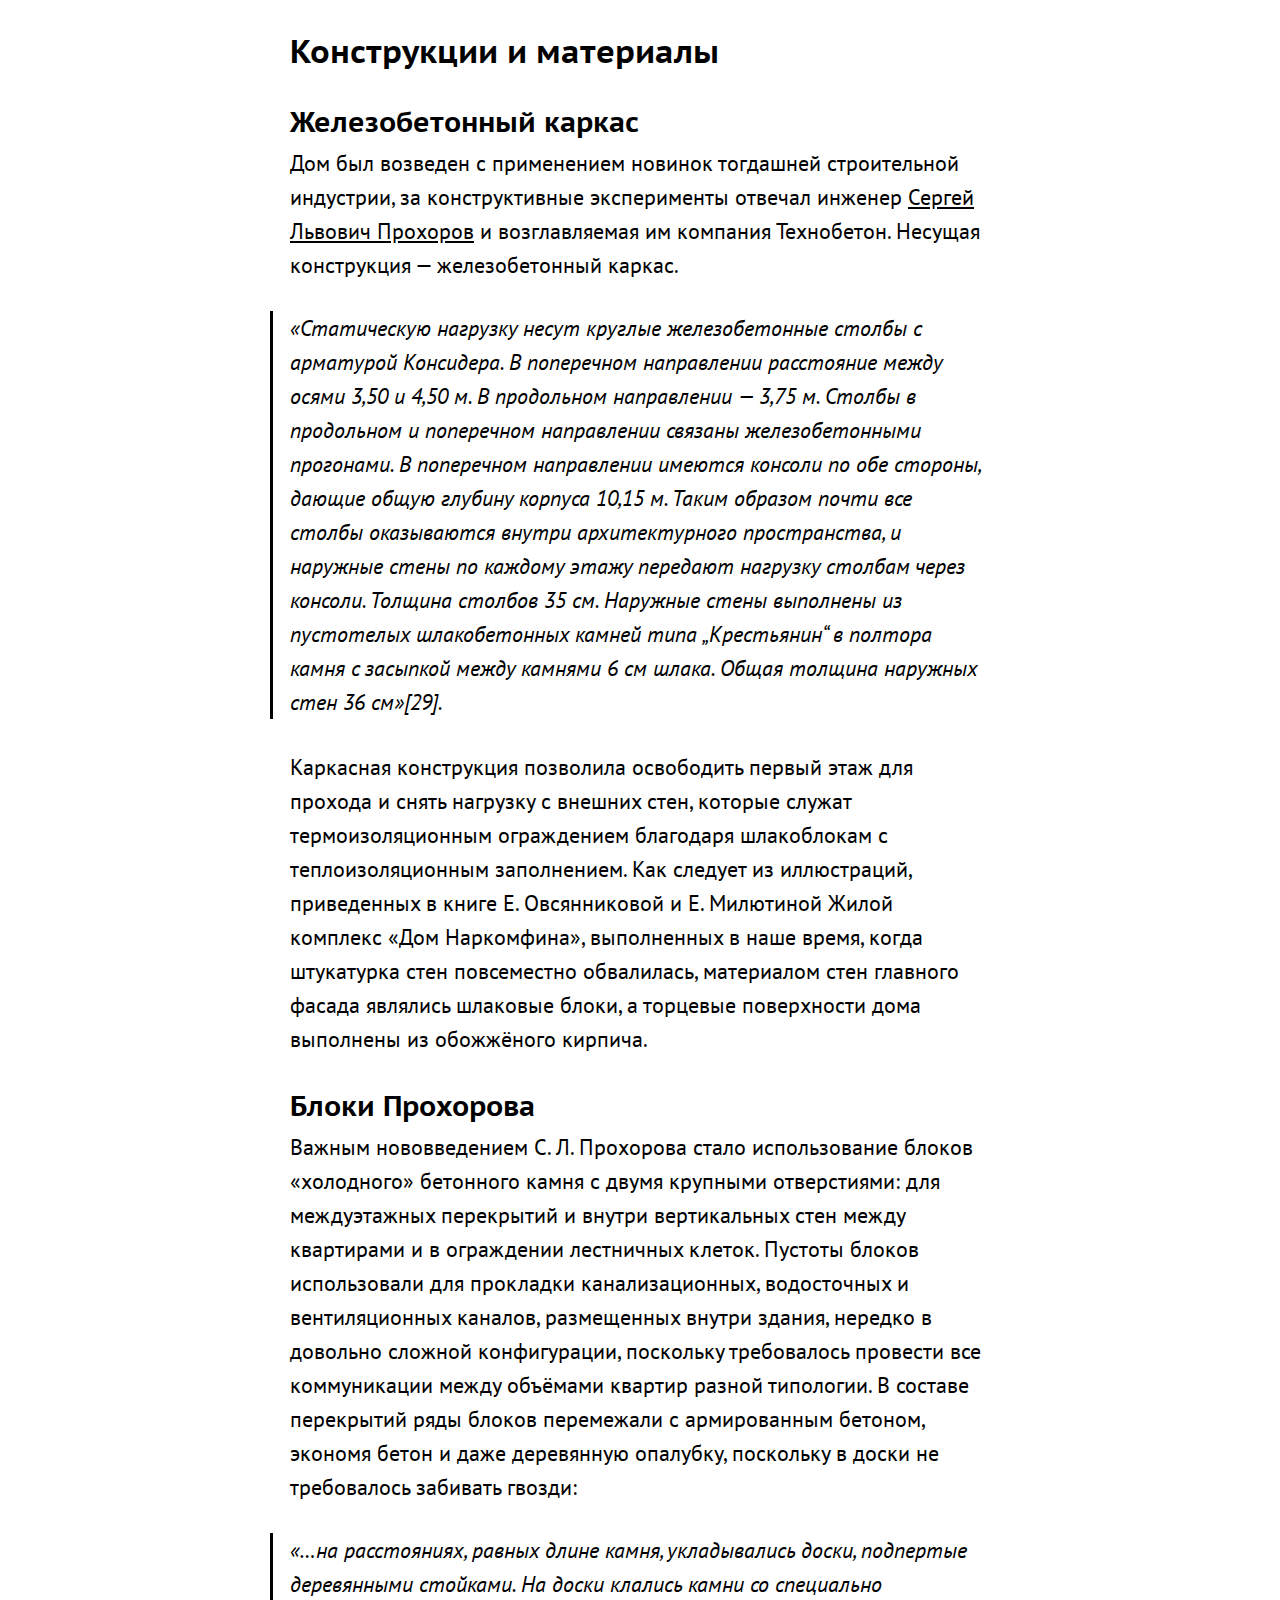
<file: Narkomfin.html>
<!DOCTYPE html>
<html lang="ru" dir="ltr">
  <head>
    <meta charset="utf-8">
      <meta name="viewport" content="width=device-width, initial-scale=1.0">
    <title>Дом Наркомфина | Wikimedium</title>
    <meta name="description" content="Один из ключевых памятников живой архитектуры">
    <meta name="keywords" content="html, css, вёрстка, конструктивизм">
    <meta name="author" content="Kirill Mot">

    <link rel="apple-touch-icon" sizes="180x180" href="apple-touch-icon.png">
    <link rel="icon" type="image/png" sizes="32x32" href="favicon-32x32.png">
    <link rel="icon" type="image/png" sizes="16x16" href="favicon-16x16.png">
    <link rel="mask-icon" href="safari-pinned-tab.svg" color="#5bbad5">
    <meta name="msapplication-TileColor" content="#da532c">
    <meta name="theme-color" content="#ffffff">
    <!-- Open Graph / Facebook -->
    <meta property="og:type" content="website">
    <meta property="og:url" content="https://metatags.io/">
    <meta property="og:title" content="Wikimedium - проект для изучения основ веб-вёрстки">
    <meta property="og:description" content="Разработан для изучения основ веб-вёрстки, языка гипертекстовой разметки HTML и каскадных таблиц стилей CSS">
    <meta property="og:image" content="https://metatags.io/assets/meta-tags-16a33a6a8531e519cc0936fbba0ad904e52d35f34a46c97a2c9f6f7dd7d336f2.png">

    <!-- Twitter -->
    <meta property="twitter:card" content="summary_large_image">
    <meta property="twitter:url" content="https://metatags.io/">
    <meta property="twitter:title" content="Wikimedium - проект для изучения основ веб-вёрстки">
    <meta property="twitter:description" content="Разработан для изучения основ веб-вёрстки, языка гипертекстовой разметки HTML и каскадных таблиц стилей CSS">
    <meta property="twitter:image" content="https://metatags.io/assets/meta-tags-16a33a6a8531e519cc0936fbba0ad904e52d35f34a46c97a2c9f6f7dd7d336f2.png">


        <link rel="stylesheet" href="styleheets\style.css">
        <script src="javascripts/jquery.js" charset="utf-8"></script>
        <script src="javascripts/sidebar.js" charset="utf-8"></script>
        <script async src="https://www.googletagmanager.com/gtag/js?id=G-V8DCXCWJR4"></script>
        <script>
          window.dataLayer = window.dataLayer || [];
          function gtag(){dataLayer.push(arguments);}
          gtag('js', new Date());

          gtag('config', 'G-V8DCXCWJR4');
        </script>
  </head>
  <body>

    <menu>
      <div>
        <a href="post.html"></a>
        <a href="index.html">О проекте</a>
      </div>
    </menu>

    <nav>
    <ul>
      <li><a href="#h1-about">Дом Наркомфина</a></li>
      <li>
        <a href="#h2-history">История создания</a>

        <ul>
          <li><a href="#h2-ideology">Идеология</a></li>
        </ul>
      </li>

      <li><a href="#h2-Ychastok">Участок</a></li>

      <li>
      <a href="#h2-arch">  Архитектура</a>

<ul>

  <li><a href="#h3-a">Состав жилого комплекса</a></li>
  <li><a href="#h2-b">Пространственная организация комплекса</a></li>
  <li><a href="#h2-c">Архитектура дома</a></li>
  <li><a href="#h2-d">Конструкции и материалы</a></li>
  <li><a href="#h2-e">Интерьеры</a></li>
      </ul>
      </li>

      <li>
        <a href="#h2-krit"> Критика проекта</a>

        <ul>
          <li><a href="#h3-f">С технической стороны</a></li>
          <li><a href="#h3-g">С бытовой стороны</a></li>
        </ul>
      </li>
      <li>
        <a href="#h2-hist">История эксплуатации и проект реставрации</a>

<ul>
  <li><a href="#h3-j">Развитие городского окружения</a></li>
  <li><a href="#h3-q">Перестройка</a></li>
  <li><a href="#h3-l">Причины ветхости дома</a></li>
  <li><a href="#h3-m">Новейшая история дома и реставрация</a></li>
</ul>
      </li>
      <li>  <a href="#h2-znach">Значение проекта в исторической перспективе</li></a>
<li>
<a href="#h2-real">Реальная жизнь в доме Наркомфина</a>

<ul>
  <li><a href="#h2-n">Известные жители</a></li>
</ul>
</li>
<li><a href="#h2-sm">См.также</a></li>
    </ul>
    </nav>





      <article>
    <h1 id="h1-about">Дом Наркомфина - жилой дом переходного типа</h1>
        <p>Дом Наркомфина — один из ключевых конструктивизмай архитектуры <a href="https://ru.wikipedia.org/wiki/Конструктивизм_(искусство)">конструктивизма</a>, «опытный дом переходного типа». Построен в 1928—1930 годах по проекту архитекторов <a href="https://ru.wikipedia.org/wiki/Гинзбург,_Моисей_Яковлевич">Моисея Гинзбурга</a>, <a href="https://ru.wikipedia.org/wiki/Милинис,_Игнатий_Францевич">Игнатия Милиниса</a> и инженера <a href="https://ru.wikipedia.org/wiki/Прохоров,_Сергей_Львович">Сергея Прохорова</a> для работников <a href="https://ru.wikipedia.org/wiki/Народный_комиссариат_финансов_СССР">Народного комиссариата финансов СССР</a> (Наркомфина). Находится в Москве по адресу: <a href="https://ru.wikipedia.org/wiki/Новинский_бульвар">Новинский бульвар</a>, дом 25, корпус 1.</p>
        <p>Долгое время находился в аварийном состоянии, был трижды включён в список «100 главных зданий мира, которым грозит уничтожение». В 2017—2020 годах была произведена реставрация здания по проекту мастерской Алексея Гинзбурга, внука <a href="https://ru.wikipedia.org/wiki/Гинзбург,_Моисей_Яковлевич">М. Я. Гинзбурга</a>.</p>

<img src="images\1.jpg" alt="Дом Наркомфина">

    <h2 id="h2-history">История создания</h2>
      <p>Дом Наркомфина, или 2-й дом Совнаркома РСФСР, стал одним из экспериментальных домов, построенных по результатам теоретических исследований Секции типизации Стройкома РСФСР, созданной по инициативе <a href="https://ru.wikipedia.org/wiki/Гинзбург,_Моисей_Яковлевич">М. Я. Гинзбурга</a> и под его руководством в 1928—1929 годы. Работе секции предшествовал конкурс на «эскизный проект жилого дома трудящихся», проведенный журналом «Современная архитектура» (Гинзбург подал на конкурс проект «Коммунального дома А-1»), выставка проектов конкурса в 1927 году, и строительство <a href="https://ru.wikipedia.org/wiki/Жилой_дом_Госстраха_на_Малой_Бронной">дома Госстраха на Малой Бронной</a> (1926—1927, М. Я. Гинзбург и В. Н. Владимиров). И журнал, и конкурс, и работа Секции типизации были проектами <a href="https://ru.wikipedia.org/wiki/Объединение_современных_архитекторов">ОСА (Объединения современных архитекторов)</a>.</p>
      <p>Работа Секции типизации, подробно описанная М. Я. Гинзбургом в книге «Жилище», началась с анализа типологии "дореволюционного «доходного дома» и состояла в достижении максимально эффективных параметров использования объёма жилого пространства при сохранении его комфортности. Было разработано несколько типов квартир-ячеек, названных буквами от A до F. Результаты исследования секции М. Я. Гинзбург доложил на пленуме Стройкома РСФСР, где было принято постановление, рекомендовавшее несколько жилых ячеек к массовому строительству, а остальные — к опытно-показательному, начиная с 1928 года. Согласно этому постановлению было построено шесть «экспериментальных коммунальных домов переходного типа» в Москве, Свердловске и Саратове, причем в строительстве трех из них участвовал сам М. Я. Гинзбург. С. О. Хан-Магомедов называет дом Наркомата финансов самым интересным из этих шести домов.</p>
      <p>Определённую роль в формулировании и решении проблемы создания жилого дома нового типа на примере дома Наркомата финансов сыграл <a href="https://ru.wikipedia.org/wiki/Милютин,_Николай_Александрович">Николай Милютин</a>, известный как автор схем социалистического расселения и градостроительных концепций соцгорода, который в указанные годы (1924—1929) исполнял обязанности <a href="https://ru.wikipedia.org/wiki/Народный_комиссариат_финансов_РСФСР">наркома финансов РСФСР</a> и выступал в качестве заказчика жилого комплекса. По теории Милютина, отражавшей правительственную установку, «значительное повышение жизненного уровня рабочих и развитие обобществлённых форм обслуживания бытовых нужд трудящихся (общественное питание, ясли, детские сады, клубы и т. п.) постепенно уничтожают значение семьи как хозяйственного соединения. Этот процесс неизбежно приведёт, в конечном счёте, к полной переделке семейных форм общежития. <…> Задача раскрепощения женщины от мелкого домашнего хозяйства и вовлечение её в произодство заставляет нас ставить вопрос о всемерном содействии этому процессу». Задача реализации этих принципов и была поставлена перед авторами проекта. Согласно Екатерине Милютиной, это был дом «нового быта».</p>
      <p>Сметная стоимость строительства составила 10 млн рублей. Строительство жилого корпуса осуществлялось под наблюдением комиссии, возглавляемой Н. А. Милютиным. Коммунальный корпус и корпус прачечной строились без утвержденных чертежей.</p>
    <h2 id="h2-ideology">Идеология</h2>
      <p>Идеи, связанные с планировочной и объемной структурой, также как и с функциональным наполнением дома, изложены в книге М. Я. Гинзбурга «Жилище», где работе Секции типизации посвящена одна глава, а дому Наркомфина — три главы; идеология дома также была озвучена М. Я. Гинзбургом на пленуме Стройкома. Согласно М. Я. Гинзбургу, анализ типов жилья в доходном доме показывает, что его «экономический эффект» был более высоким, чем «массовое жилищное строительство Москвы первых лет после революции» (т. н. моссоветское строительство).</p>
      <p>Работа Секции типизации шла по пути «урезывания и уплотнения обслуживающих площадей» взятой за прототип типологии доходного дома: вначале удалили вторые лестницы и комнаты домработниц, затем оптимизировали коридоры, передние, ванные комнаты и кухни, сохраняя объём и высоту жилых помещений и урезая как площадь, так и высоту подсобных. Приведенные в книге расчеты эффективности использования жилого пространства построены на рассмотрении отношения кубатуры к жилой площади квартир и параметра k (k=W/P, соотношение общей кубатуры здания к полезной площади жилых ячеек). М. Я. Гинзбург ссылается как на расчеты, так и на «опытную работу передовых архитекторов Запада».</p>
      <p>Основной акцент архитекторы сделали на встроенную мебель и компактные сантехнические ячейки. Именно отсюда берёт начало практика совмещения ванной комнаты с туалетом, знакомая нескольким поколениям советских людей. «Они пытались сократить лишние движения обитателей квартир, а также считали необходимым предложить им питаться в общественных столовых, мыться в общественных банях, сдавать бельё в механические прачечные, читать и отдыхать в библиотеках и клубах».</p>
      <p>Дом Наркомата финансов нередко называют <a href="https://ru.wikipedia.org/wiki/Дом-коммуна">«домом-коммуной»</a>, что неверно: автор проекта М. Я. Гинзбург противопоставлял свой «дом переходного типа» (от «буржуазного» дома к «социалистической» коммуне, поскольку в нём не полностью уничтожалась семейная структура, как это предполагалось в домах-коммунах) практике домов-коммун и жестко критиковал последнюю:</p>

       <blockquote cite="https://ru.wikipedia.org/wiki/Дом_Наркомфина">
         «…конвейер, по которому течет здесь нормированная жизнь, напоминает прусскую казарму <…> Нет нужды доказывать абстрактную утопичность и ошибочную социальную сущность всех этих проектов. <…> Нельзя не заметить во всей этой программе механического процесса увеличения до астрономических размеров молекулярных элементов бытового уклада старой семьи».
       </blockquote>

        <p>В предложениях секции Стройкома нет ни слова о навязывании фиксированного распорядка дня, практикуемого в домах-коммунах, даже в проектах общежитий, ни об уничтожении традиционного семейного уклада. Цель «способствовать быстрейшему безболезненному переходу к более высоким формам хозяйства» авторами дома Наркомфина также озвучивалась: именно для этого был запланирован развитый коммунальный блок с функциями общественного питания, стирки, уборки и присмотра за детьми — также как и минимальный размер кухонь в квартирах. Между тем М. Я. Гинзбург подчеркивает:</p>
          <blockquote cite="https://ru.wikipedia.org/wiki/Дом_Наркомфина">«мы сочли совершенно необходимым создание ряда моментов, стимулирующих переход на более высокую форму социально-бытового уклада, но не декретирующих этот переход».</blockquote>
            <p>Рассматривая дом Наркомфина как опытный, М. Я. Гинзбург не считал его типовым и настаивал на том, что создание типовых проектов жилых домов — путь неправильный, ведущий к «однообразию жилой застройки». Гинзбург считал важной «максимальную гибкость» стандартов и разработку таких стандартных элементов, «которые можно было бы всячески комбинировать <…> варьировать типы жилья, используя одни и те же стандартные элементы».</p>
<h2 id="h2-Ychastok">Участок</h2>
  <p>Под строительство дома для работников Наркомата финансов в апреле 1929 года была отведена территория двух усадеб, выходивших на Новинский бульвар — так называемый «Шаляпинский» парк, зелёное пространство за рядом домов XIX в. вдоль Садового кольца, в одном из которых в 1910—1922 годы жил <a href="https://ru.wikipedia.org/wiki/Шаляпин,_Фёдор_Иванович">Ф. И. Шаляпин</a>. Территория полого спускается к Пресненскому пруду, который к 1925 году был забран на этом отрезке в трубу[6]. Планы застройки предусматривали полный снос существующих домов и дворов, включая флигели и двор дома Шаляпина, но в итоге ни одно строение при строительстве дома Наркомфина не снесли. Под домом течет река Синичка, заключенная в трубу.</p>
<h2 id="h2-arch">Архитектура</h2>
  <h3 id="h3-a">Состав жилого комплекса</h3>
    <p>В проектной документации дом именовался 2-м домом СНК. Согласно проекту, комплекс должен был состоять из четырёх корпусов:</p>
      <ol>
        <li>жилого, на 50 семей и приблизительно 200 человек. Построен.</li>
        <li>коммунального, соединенного с жилым теплым навесным переходом: с кухней, двумя столовыми — крытой внутри и летней на крыше, а также спортзалом и библиотекой. Построен, кухня работала в 1930-е годы, продавая еду на вынос. Столовая не заработала.</li>
        <li>отдельное здание детского сада с яслями планировалось на прямоугольной площадке между домом и коммунальным корпусом. Не реализовано. К 1934 году детский сад разместился в коммунальном корпусе, в помещениях столовой. Просуществовал до 1941 года.</li>
        <li>«служебный двор», включающий механическую прачечную, сушилку и гараж, был обращен к Новинскому бульвару. Реализован, прачечная функционировала (обслуживала жильцов в 1930-е годы).</li>
    </ol>
    <p>Также планировалось, что рядом с домом Наркомфина будет построен второй жилой дом с большими квартирами — ячейками типа К или D. Не реализован.</p>
<h2 id="h2-b">Пространственная организация комплекса</h2>
  <p>Три основных объёма: жилого дома, коммунального корпуса и непостроенного детского сада, планировались как ритмически сбалансированный ансамбль разновеликих построек. Их уравновешивал корпус прачечной, перед которым со стороны Новинского бульвара планировалась организация квадратной площадки, композиционно связывающей этот корпус с городом. Жилой дом и корпус прачечной были частично подняты на колоннах, что освобождало пространство первого этажа (высотой 2,5 м) для прохода. По замыслу архитекторов, пройдя под корпусом прачечной через «парадный двор» перед входом с Новинского бульвара, по диагональной аллее можно было попасть в общественную зону комплекса или по другой аллее через жилой корпус в уровне открытого первого этажа — в парк за домом, где была организована своеобразная видовая площадка.</p>
<h2 id="h2-c">Архитектура жилого дома</h2>
  <p>Архитектура жилого корпуса была для конца 1920-х годов необычна и впечатляюща, особенно если учесть его старомосковское окружение. Жители ближайших районов прозвали его «домом-кораблем» («домом-пароходом» по Е. Милютиной) — впрочем, данный эпитет применяется ко многим модернистским зданиям. Авторам проекта Гинзбургу и Милинису удалось скомпоновать жилые ячейки в единый корпус настолько необычно, что это заинтересовало даже самого Ле Корбюзье, побывавшего в Доме Наркомфина и посетившего лично квартиру Николая Милютина.</p>
<h3>Парк и открытый первый этаж</h3>
  <p>В книге «Жилище» сказано лаконичнее: «Весь дом расположен в парке». Имеются в виду остатки «Шаляпинского» парка (см. выше), сохранившиеся части усадебных садов. Кроме того в 1937 году в парк вокруг дома Наркомфина пересадили деревья с реконструируемого <a href="https://ru.wikipedia.org/wiki/Садовое_кольцо">Садового кольца</a>, которое было залито асфальтом и снесена вся линия садов. Как следствие, одним из аргументов М. Я. Гинзбурга в пользу открытого первого этажа и «дома на ножках» стало «не разрезать домом территории парка».</p>
  <p>Другие аргументы М. Я. Гинзбурга в пользу открытого первого этажа на опорах:</p>
    <ol>
      <li>первый этаж наименее пригоден для жилья, а жильцы единственной квартиры первого этажа, имеющейся в доме, вынуждены все время закрывать окна шторами</li>
      <li>по размерам дореволюцонной квартплаты известно, что квартиры на первом этаже ценились ниже</li>
      <li>«возможность оторвать здание от земли, … поднести восприятию человека пространственно чистым и ясным — представлялась заманчивой по композиционным соображениям»</li>
      <li>дома на ножках были трендом конца 1920-х годов. В 1927 году Ле Корбюзье опубликовал в журнале L’Esprit Nouveau свои <a href="https://ru.wikipedia.org/wiki/Пять_отправных_точек_современной_архитектуры">«пять пунктов современной архитектуры»</a>. Первым среди них значатся свободные опоры первого этажа.</li>
    </ol>
<h3>Внутренняя структура</h3>
  <p>Жилой корпус — шестиэтажное здание-пластина длиной 85 м и высотой 17 м, вытянуто с юга на север, вдоль восточного фасада сгруппированы спальни и коридоры, вдоль западного гостиные, соответственно спальни получают утреннее солнце, гостиные вечернее. Ближе к торцам расположены две лестничные клетки, связанные между собой и с квартирами двумя широкими коридорами (4 м в ширину и 2,3 м в высоту), на втором и пятом этажах. Коридоры М. Я. Гинзбург называет горзизонтальными артериями и противопоставляет их вертикальным лестницам: коридоры должны были упростить жителям квартир связь с помещениями коммунальных сервисов. С другой стороны, архитектор трактовал коридоры как общественные пространства («место общественного пребывания»).</p>
<h3>Типы ячеек-квартир и их распределение</h3>
  <p>Секция типизации Стройкома РСФСР разработала пять основных типов жилых ячеек: A, B, C, D и F. Самая крупная из них, ячейка A, подразумевала трех- и двухкомнатные квартиры, B — только двухкомнатные. Минимальной была ячейка F, рассчитанная на жилую площадь 25-30 м².</p>
  <p>В доме Наркомфина использованы три типа квартир — по Гинзбургу, «Жилище» (1934) — в реальности около десятка типов квартир-ячеек. Второй и третий этажи заняли восемь квартир типа K — по Гинзбургу — в реальности девять квартир типа K, предназначенные для больших семей. На трех верхних этажах, с четвёртого по шестой, разместились 32 малометражные квартиры типа F — по Гинзбургу, «Жилище» (1934) — в реальности 24 малометражные квартиры типа F, рассчитанные на одного человека либо на семейную пару без детей. В торцах дома, отделенных от центральной части лестничными клетками, использованы ячейки 2F — сдвоенные ячейки F. На уровне плоской крыши, располагались комнаты типа общежития, где были реализованы опубликованные Николаем Милютиным в «Соцгороде» жилые ячейки на одного человека. Часть из них — на одного человека, часть — на двух, площадью соответственно 9 и 15 м², высотой 2,6 м, объединённые общим санузлом и душем между каждыми двумя комнатами.</p>
  <p>В ячейках K площадь гостиной, или «жилой комнаты» — 25 м², её высота 5 м. В части, разделенной на два яруса высотой по 2,3 м, внизу расположены: соединенная с коридором терраса, передняя и кухня площадью 4,3 м², вверху две спальни 19,88 и 12,1 м² с ванной и туалетом (совмещёнными). Жилая площадь ячеек K 57-60 м², общая площадь 82-83 м², (100 м² квартира № 11). С момента заселения дома этот тип квартир предназначался для наиболее элитных семей по причине их вместительности, удобства и большей «жилплощади».</p>
  <p>Ячейки F — все квартиры двухэтажные с входами из одного коридора пятого этажа. Квартиры имели две планировки: либо с лестницей от входа наверх (в двухэтажную гостиную со стеклянным окном во всю стену) и опять наверх (в спальную нишу), либо с длинной лестницей вниз, в такую же гостиную и спальную нишу, расположенные на одном уровне. Таким образом каждая квартира состоит из двух частей. Одна часть её имеет высоту 3,6 м (гостиная), другая — 2,3 м (спальная ниша). При выбранной планировке гостиная и спальная ниша открыты друг другу, визуально и пространственно, чем обеспечивалось двухстороннее освещение и проветривание. Единственными закрытыми пространствами квартиры являлись душевая кабина с умывальником и туалет. При необходимости визуальное и физическое разделение спальной ниши и гостиной достигалось карнизом с занавеской. Передняя и туалет расположены непосредственно у входа в квартиру. В малометражных квартирах F нет кухонь. Отсутствие кухонь, по Виктору Бачли, служит предельным выражением социализированной жизни и нового быта. Жилая комната оборудована небольшим «кухонным элементом» для подогрева пищи. Общая площадь ячеек F 35-36 м².</p>
  <p>Появление ячеек 2F в торцах здания вызвано необходимостью рациональной компоновки объёмов квартир внутри дома; оно позволило, прежде всего, ограничиться двумя коридорами. Ячейки 2F в целом дублируют структуру ячеек F. В них две гостиных высотой 3,6 м, а также столовая, передняя, ванна, туалет и кухня высотой 2,3 м. М. Я. Гинзбург называет ячейки 2F «в социально-бытовом отношении <…> обычными квартирами с более рациональным распределением высот, а потому и с более интересным пространственным решением», однако ничего не говорит ни о количестве ячеек 2F в доме, их площади, и количестве комнат в них. Виктор Бачли приводит следующие данные. Вдоль каждой лестничной клетки расположены ячейки 2F двух типов: двухуровневые (три квартиры на 6-м этаже), остальные одноуровневые (три квартиры на 4-м этаже). Все комнаты ячеек, по аналогии с дореволюционными квартирами визуально и физически отделены друг от друга стенами и дверными проёмами. Вдоль южной лестничной клетки находятся две «сочленённые ячейки К» (англ. articulated K-units — определение Бачли). Этот тип квартир никогда не упоминался ни в рекомендациях Стройкома РСФСР, ни в работах Гинзбурга, его учеников и комментаторов. Отличается от ячеек К существенно большей площадью, наличием дополнительного туалета и столовой на нижнем уровне, а также большими полукруглыми балконами. Елена Овсянникова (2015) описывает этот тип квартир следующим образом: «В торцах здания, с севера и юга, построены более просторные, индивидуально спланированные квартиры с балконами. В одной из таких квартир находилась мастерская Гинзбурга». Общая площадь торцевых ячеек 2F составляла от 77 (кв. № 14) до 114 м² (кв. № 18, пять комнат).</p>
  <p>Обследование дома Наркомфина, проведенное в 1994 году профессором МАрхИ Еленой Овсянниковой и швейцарскими студентами из Женевы, которыми руководил Жан-Клод Люди, показало, что его внутренняя структура оказалась ещё сложнее, чем было заявлено в проекте. Нестандартные квартиры, как оказалось, были на каждом этаже, хотя большинство их — типовые. Общее число вариантов жилых ячеек могло доходить до одиннадцати (включая помещение для консьержа, «студию» на верхнем этаже, общежитие на кровле и пентхаус самого Милютина). В конце коридора пятого этажа находилась общая кухня, организованная уже в 1940-е годы, а из самого коридора был доступ в чуланы для хранения вещей, не всегда помещавшихся в ячейки «F».</p>
  <p>В монографии Иоганнеса Крамера и Анке Заливако (2013), содержащей наиболее полные результаты исследований внутренней структуры и компоновочных решений дома Наркомфина отмечено: «Неоднократно упомянутая противоречивость проекта заключается в том, что Гинзбург и Милинис очевидно не могли или не хотели выбрать единую последовательную концепцию организации жилого пространства. Напротив различные типы квартир не только скомпонованы и оборудованы совершенно различно, но и спроектированы для совершенно различных групп пользователей так, что в целом возникла своего рода энциклопедия нового жилья с четырьмя принципиально различными типами квартир, каждая из которых, в свою очередь, имеет собственные варианты исполнения».</p>
  <p>Низкая высота потолков, по словам М. Я. Гинзбурга, компенсируется «смежным резервуаром» жилой комнаты-гостиной. Между тем, отдавая себе отчет в том, что помещения недостаточно изолированны, М. Я. Гинзбург оговаривается, что решение «пригодно для небольшой семьи, в противном случае понадобятся раздвижные стенки или портьеры, которые позволили бы в случае необходимости создать нужную звуковую изоляцию отдельных помещений».

Террасы в уровне нижнего коридора были предназначены для совместного использования жильцами восьми квартир типа K (в реальности девяти квартир типа К), для этого предусмотрена крытая терраса, параллельная коридору. Для отдыха жильцов квартир типа F предназначался солярий на крыше.</p>
  <p>Принцип компоновки жилых ячеек, подобный применённому в проекте дома Наркомфина, был реализован в ряде проектов и на Западе, в частности, в построенном в Бреслау (Вроцлаве) по проекту <a href="https://ru.wikipedia.org/wiki/Садовое_кольцо">Ганса Шаруна</a> <a href="https://de.wikipedia.org/wiki/Ledigenheim">общежитии для холостых</a> (1929 год). Наличие коридора, обслуживающего несколько уровней, характерно для жилых единиц Ле Корбюзье.</p>
<h3>Архитектура коммунального корпуса</h3>
  <p>Корпус общественного обслуживания, названный авторами «коммунальным», представлял собой замкнутый, почти кубический объём со стороной около 10 м. С жилым корпусом его связывает переход на уровне второго этажа. Четыре этажа коммунального корпуса объединены двусветными помещениями высотой 5 м, обращенными на север, во двор комплекса, и закрытыми сплошным витражом 4-этажной высоты. В нижней части первоначально планировался спортивный центр, в верхней общественная столовая с летним кафе на крыше и библиотека. Лестничная клетка в западной части связывала все этажи коммунального корпуса между собой и с переходом, ведущим к дому. По словам М. Я. Гинзбурга, двигаясь по лестнице и внутри помещений корпуса, «зритель получает непрерывно меняющееся пространственное ощущение».</p>
<h3>Фасады</h3>
  <p>Фасадное решение дома лаконично конструктивизма: ленточные окна, характернейший прием 1920-х годов, подчеркивают горизонталь, гладкие стены украшены лишь элементами, обусловленными функционально: полосами цветочных ящиков, выемкой террасы во втором этаже. Структура фасадов отражает внутреннее устройство квартир, следуя принципу модернистской архитектуры изнутри-наружу, поэтому на восточной стене преобладают ленты, а в нижней части западной стены окна гостиных сливаются в крупные пятна остекления, чередуясь с небольшими окнами кухонь. Северный торцевой фасад лишен окон и оживлен лишь выступом балкона, хорошо освещенный южный решен пластичнее — оживлен тремя выступами полукруглых балконов, образуя один из хрестоматийных видов дома. Полукруглые балконы размещены один над другим на уровне третьего, пятого и шестого этажей. Тему лаконичных объёмов с большими плоскостями стекла подхватывает и коммунальный корпус.</p>
<h2 id="h2-d">Конструкции и материалы</h2>
  <h3>Железобетонный каркас</h3>
    <p>Дом был возведен с применением новинок тогдашней строительной индустрии, за конструктивные эксперименты отвечал инженер <a href="https://ru.wikipedia.org/wiki/Прохоров,_Сергей_Львович">Сергей Львович Прохоров</a> и возглавляемая им компания Технобетон. Несущая конструкция — железобетонный каркас.</p>
      <blockquote cite="https://ru.wikipedia.org/wiki/Дом_Наркомфина">«Статическую нагрузку несут круглые железобетонные столбы с арматурой Консидера. В поперечном направлении расстояние между осями 3,50 и 4,50 м. В продольном направлении — 3,75 м. Столбы в продольном и поперечном направлении связаны железобетонными прогонами. В поперечном направлении имеются консоли по обе стороны, дающие общую глубину корпуса 10,15 м. Таким образом почти все столбы оказываются внутри архитектурного пространства, и наружные стены по каждому этажу передают нагрузку столбам через консоли. Толщина столбов 35 см. Наружные стены выполнены из пустотелых шлакобетонных камней типа „Крестьянин“ в полтора камня с засыпкой между камнями 6 см шлака. Общая толщина наружных стен 36 см»[29].</blockquote>
    <p>Каркасная конструкция позволила освободить первый этаж для прохода и снять нагрузку с внешних стен, которые служат термоизоляционным ограждением благодаря шлакоблокам с теплоизоляционным заполнением. Как следует из иллюстраций, приведенных в книге Е. Овсянниковой и Е. Милютиной Жилой комплекс «Дом Наркомфина», выполненных в наше время, когда штукатурка стен повсеместно обвалилась, материалом стен главного фасада являлись шлаковые блоки, а торцевые поверхности дома выполнены из обожжёного кирпича.</p>
<h3>Блоки Прохорова</h3>
  <p>Важным нововведением С. Л. Прохорова стало использование блоков «холодного» бетонного камня с двумя крупными отверстиями: для междуэтажных перекрытий и внутри вертикальных стен между квартирами и в ограждении лестничных клеток. Пустоты блоков использовали для прокладки канализационных, водосточных и вентиляционных каналов, размещенных внутри здания, нередко в довольно сложной конфигурации, поскольку требовалось провести все коммуникации между объёмами квартир разной типологии. В составе перекрытий ряды блоков перемежали с армированным бетоном, экономя бетон и даже деревянную опалубку, поскольку в доски не требовалось забивать гвозди:</p>
    <blockquote cite="https://ru.wikipedia.org/wiki/Дом_Наркомфина">
«…на расстояниях, равных длине камня, укладывались доски, подпертые деревянными стойками. На доски клались камни со специально оставляемыми промежутками. В промежутки укладывалась арматура, и все перекрытие бетонировалось. Получалась плита (5 см) с балками и промежутками, заполненными бетонными камнями».
    </blockquote>
  <p>"Холодные" блоки с двумя отверстиями М. Я. Гинзбург называет «обычными для немецкого бетонного строительства» (действительно, они известны, в частности, в практике Баухауса). С. Л. Прохоров организовал производство похожих блоков в крупными отверстиями прямо на стройплощадке дома Наркомфина с использованием станков для производства блоков «Крестьянин», куда подкладывались деревянные вкладыши для изготовления отверстий. Впоследствии они получили название «блоков Прохорова».</p>
<h3>Другие экспериментальные материалы</h3>
<p>Плоская гольццементная кровля дома утеплена шлаком и снабжена водостоками, проведенными в теле дома. Технологические решения кровли с теплоизоляцией «торфоплитами» из прессованного торфа и гидроизоляцией битумом следовали схеме, разработанной ведущим германским специалистом по плоским крышам <a href="https://ru.wikipedia.org/wiki/Май,_Эрнст">Эрнстом Маем.</a></p>
  <p>Пол в квартирах был выполнен из 2-сантиметрового двухслойного <a href="https://ru.wikipedia.org/wiki/Цемент_Сореля">ксилолита</a> (древесный камень, в основе стружка, типологически материал подобен ДСП). Ксилолит укладывали по бетонной плите основания. Во внутриквартирных перегородках использовался фибролит и блоки «Крестьянин» в 1/2 блока; толщина перегородок 5 см (звукоизоляция в современном понимании в доме Наркомфина отсутствовала; её планируется добавить при реставрации дома в 2017—2019 гг.). Для утепления железобетонных балок в местах их выхода на фасад (то есть достаточно редко) использовался т. н. камышит, теплоизоляционный материал из сухой спрессованной травы.

<h2 id="h2-e">Интерьеры</h2>
  <h3>Освещение</h3>
    <p>Архитекторы дома Наркомфина уделяли большое внимание освещенности внутренних пространств. «Лучшей системой», зрительно расширяющей пространство, М. Я. Гинзбург называет «горизонтальную световую ленту, подтянутую к потолку». При этом по словам архитектора «горизонтальная лента дает значительно более равномерную освещенность». Расчеты коснулись и оптимальных отрезков стены выше и ниже окна: в обоих случаях оптимальной названа высота простенка 1 м сверху или снизу. Идеальным же решением признано сплошное остекление, апробированное в доме Наркомфина на примере витража коммунального корпуса.</p>
<h3>Сдвижные окна</h3>
  <p>Одно из нововведений дома Наркомфина окна, скользящие по направляющим, сходные с изобретенными Ле Корбюзье и Пьером Жаннере. Они были доработаны с учётом российского климата. Ленточные окна включали два элемента: подвижные и неподвижные. Неподвижные с железобетонными рамами, подвижные — с дубовыми, скользящими на роликах по направляющему рельсу и прижимающимися к бетону рукояткой с эксцентриком. Места прижима в окне с деревянной рамой были обиты брезентом и войлоком. М. Я. Гинзбург считает ошибкой изготовление неподвижных бетонных рам и называет пять достоинств сдвижных оконных рам:</p>
    <ul>
      <li>Стандартность</li>
      <li>Экономия пространства внутри комнат</li>
      <li>Почти герметичный прижим и отсутствие необходимости заклейки в зимнее время</li>
      <li>Отсутствие необходимости в форточках, так как раму можно открыть на любое расстояние, начиная от узкой щели</li>
      <li>Простота и дешевизна</li>
    </ul>
<h3>Цвет</h3>
  <p>Эксперименты с цветом в доме Наркомфина стали продолжением опытов, начатых М. Я. Гинзбургом в архитектурной комнате бывшего МВТУ (сейчас МГТУ им. Н. Э. Баумана) и признанных автором не очень удачными: «длительное пребывание в этой комнате утомляло». Работой по подбору цветовых решений квартир дома Наркомфина руководил художник из Баухауса профессор Хиннерк Шепер. Стены в квартирах не оклеивали обоями, а гладко окрашивали — теплые гаммы колеров для одних квартир и холодные для других. В квартирах теплой гаммы для потолка была выбрана светлая охра, для стен лимонно-желтый. В холодной гамме для потолка использовали голубой оттенок брауншвейг, стены же были голубоватого и зеленоватого оттенков. В обоих случаях была выбрана менее интенсивная гамма, чем в опыте с комнатой МВТУ.</p>
  <p>«Опыты показали, что теплая гамма пространственно ограничивает объём: холодная же, наоборот, как бы расширяет помещение», — пишет М. Я. Гинзбург. Вывод, сделанный архитекторами из экспериментальной раскраски интерьеров — следует быть чрезвычайно осторожным в выборе цвета, а яркий цвет уместен на потолке, куда мы смотрим не так часто: поэтому основной, более яркий тон в окраске квартир дома Наркомфина применялся именно на потолках.</p>
  <p>Цвет также был использован для облегчения навигации: так, расположенные двери верхних и нижних ячеек F были для различения покрашены в чёрный и белый цвет. Потолки лестничных клеток и коридоров также были покрашены в разные цвета: оранжевый, брауншвейг, зелёная земля, кобальт, вермильон, зелёный веронез, — помогая жителям сориентироваться, в какой части дома они находятся.
  Во всех жилых помещениях полы из дубового паркета (широкий паркет 8 см). В ванных комнатах, по крайней мере, трёхкомнатных квартир до 1960 года сохранялись полы из пробкового дерева, позднее заменены кафельной плиткой. Электропроводка открытого типа — витой провод на фарфоровых изоляторах. Электровыключатели поворотные, как и розетки, также фарфоровые.</p>
<h2 id="h2-krit">Критика проекта</h2>
  <p>Первым критиком здания дома Наркомфина был сам М. Я. Гинзбург — взгляд на историю строительства дома как на эксперимент предполагал его критическую оценку в книге «Жилище», вышедшей в 1934 году.
Дому Наркомфина посвящено большое количество публикаций, как в российских, так и в зарубежных источниках. В западных источниках описания дома Наркомфина нередко сопровождаются определениями «утопия» и «утопический» (англ. utopian housing project). В советских публикациях авторы старались избегать такой трактовки, привычно используя лексику типа «эксперимент», «экспериментальный», «переходного типа» и т. п., не акцентируя внимание на его результатах.</p>
    <h3 id="h3-f">С технической стороны</h3>
       <p>Объектом критики, в первую очередь со стороны качества использованных строительных материалов, стали несущие стены, так как жилой корпус ни разу не ремонтировали за все почти 90 лет его существования. Штукатурка фасадов осыпалась, а стены из кустарно выполненных цементных и шлаковых блоков, сделанных прямо на стройке, разрушались. Наполнителями в цементном растворе служили разные подручные материалы, в том числе металлургический шлак, солома, камыш.
Каркасная конструкция дома на ножках весьма затруднила устройство в нём вертикальных коммуникаций, не говоря о промерзании нижнего жилого этажа. Канализационные стояки пришлось утеплять и пропускать в нестандартных, специально утолщенных колоннах, что первоначально не учитывалось в эскизном архитектурном решении. Ряд проблем вызвала и плоская кровля и связанные с ней протечки. Исполнение такой кровли требует особой тщательности и качественных материалов, которые в период строительства можно было достать только благодаря инициативе заказчика ранга Милютина. Такая кровля требует постоянного ухода — прочистки загрязненных или замерзших внутренних водостоков, починки покрытия, регулярного сбрасывания снега.
Использованный во внутренней отделке дома «камышит» оказался плохим звукоизолирующим материалом, в частности, в качестве внутренних перегородок между первоначально «спальными комнатами», оказавшихся заселённых различными семьями. По этому поводу было высказано много критических замечаний. К моменту окончания войны вентиляционные шахты оказались забитыми, вытяжная вентиляция повсеместно не работала.
Эксперимент с устройством раздвижных горизонтальных окон «не достиг цели и вызвал нарекания жильцов». Ленточные окна шириной во всю стену не отвечали реалиям московского климата. Места прижима в окне с деревянной рамой были обиты брезентом и войлоком. Через пару десятилетий уплотнения износились, к тому же бетонные рамы стали осыпаться, обнажая металлическую арматуру, сдвижные элементы окон заклинивали и в зимнее время пропускали холодный воздух.
Оборудование квартир не удалось сделать идеальным, ни стилистически, ни функционально. Например, там, где удавалось поставить ванну, то это были громоздкие дореволюционные чугунные изделия, занимавшие слишком много места в габаритах первоначально запланированных душевых кабин. Солидная по площади ванная комната была только в квартире Милютина.</p>
<h3 id="h3-g">С бытовой стороны</h3>
  <p>С бытовой стороны Дом Наркомфина также вызывал множество нареканий. Основой явилось нарушение заложенного в проекте принципа заселения типовых ячеек (квартир), связанного с тяжелейшим жилищным кризисом в СССР. В Доме Наркомфина в 1940-е…1970-е годы были распространены примеры квартир-коммуналок, когда одной из семей приходилось жить в общей комнате, а другой — в спальне. При этом минимальные размеры кухонь и санузлов приводили к скандалам и, в результате, к резкой критике архитектуры авангарда и системы в целом. По-видимому, благополучными исключениями являлись квартиры бывших наркомов Н. Милютина и Н. Семашко.
Не выдержал Дом Наркомфина и конкуренцию с традиционными в отношении строительных технологий домами, выстроенными по инициативе <a href="https://ru.wikipedia.org/wiki/Московский_городской_совет">Моссовета</a>. Если в Доме Наркомфина легкие бетонные блоки разрушались, то толстые и непромерзаемые кирпичные стены домов Моссовета до сих пор отличаются хорошей звукоизоляцией всех помещений и сохраняют микроклимат в квартирах.
В итоге Дом Наркомфина так и не стал «домом-коммуной переходного типа» — к середине 1930-х годов утопические проекты первых лет советской власти сошли на нет, да и сами жильцы отказались от этой идеи.
По словам современного автора «довольно быстро выяснилось, что номенклатурная элита не готова жить по утопическим заветам Гинзбурга». По данным Виктора Бачли, в предвоенные годы почти половина домохозяйств (семей) дома Наркомфина содержали домработницу и не показывали желания социализироваться.
Идущую вдоль нижнего коридора галерею, предназначенную для встреч и общения, быстро превратили в места для сушки белья, позднее в индивидуальные кладовки; терраса с садом на крыше так и не была достроена, а общей столовой почти никто не пользовался. Жильцы с удовольствием покупали в столовой готовые блюда, однако предпочитали забирать их с собой в квартиры, а не питаться вместе. В таком виде коммунальный корпус существовал недолго. Через некоторое время общественное питание перестало удовлетворять основную массу жильцов, и кухня стала нерентабельной. Вслед за этим изменилось и назначение двухсветных залов. Они были приспособлены вначале под типографию, а в дальнейшем — под конструкторское бюро.
Успешно функционировали только два коммунальных хозяйственно-бытовых учреждения: прачечная и детский сад (в коммунальном корпусе). Но и они во время войны были закрыты.
Авторы монографии советского периода (1986), посвященной Дому Наркомфина, подводя итоги, писали, что «эксперимент с организацией новых форм ведения социально-бытового хозяйства для начала 1930-х годов был преждевременным и оказался несостоятельным».
Английский историк материальной культуры Виктор Бачли в своей работе 1999 года писал более откровенно, что «утопизм и стремление к реформированию повседневной жизни, положенные в основу проекта дома Наркомфина, впали в немилость практически сразу по его завершении. С началом пятилетки и консолидации власти Сталиным заложенные в проект идеи коллективизма и феминизма были отвергнуты как левацкие и троцкистские».</p>
<h2 id="h2-hist">История эксплуатации и проект реставрации</h2>
    <h3 id="h3-j">Развитие городского окружения</h3>
        <p>В 1933—1935 году на территории, первоначально предназначавшейся для детского сада и яслей жилого комплекса (вдоль его южной границы), по проекту архитектора Сергея Леонтовича был построен жилой дом работников Совнаркома (дом 25, корп. 10), композиционно никак не связанный с комплексом. Совет народных комиссаров отдал предпочтение архитектурному проекту Леонтовича, как более отвечающего политической обстановке, и построил украшенное орнаментом здание в стиле сталинского классицизма.
В итоге сохранение усадебных построек по линии Новинского бульвара, а также строительство в границах первоначально отведённого участка ещё одного жилого дома, чужеродного комплексу, не позволило полностью осуществить авторский замысел по организации пространства. К 1934 году комплекс начал утрачивать композиционную целостность. Изменения коснулись парка между жилым и общественным корпусами и прачечной. Были пересажены деревья с Новинского бульвара, что нарушило визуальные связи элементов композиции. Застройка «пространства первого этажа» прачечной исключила возможность прохода через её объём на территорию комплекса. Вместе с тем фото немецкой аэросъёмки 1941 года показывает, что диагональная дорожка парка от прачечной до сочленения обоих корпусов Наркомфина сохранилась.
Не были построены: детский сад и ясли, жилой корпус второй очереди (авторы проекта архитекторы М. Я. Гинзбург и Г. А. Зундблат) и комплекс служебного дворика, объединяющего гараж для жильцов, прачечную, котельную. Сооружена была лишь прачечная, использовавшаяся жильцами лишь в первые годы, а после войны перешедшая в ведомственное подчинение.
К началу 1940-х годов участок вдоль северной границы территории жилого комплекса (за дворовым фасадом корпуса прачечной во всю его длину, и в глубину двора вплоть до дома Наркомфина с его восточной, северной и частично с западной сторон) был выделен под ведомственный гараж СНК РСФСР, позднее Совмина РСФСР, его территория площадью около гектара была покрыта асфальтом, гараж обнесён забором, а парк за домом с видом на Москва-реку был ликвидирован. Гараж просуществовал до 1965 года. В начале 1950-х годов в непосредственной близости от дома Наркомфина была возведена одна из сталинских высоток — <a href="https://ru.wikipedia.org/wiki/Жилой_дом_на_Кудринской_площади">жилой дом на Кудринской площади</a>, ставшая архитектурной доминантой Краснопресненского района.</p>
<h3 id="h3-q">Перестройка</h3>
  <p>С середины 1930-х годов дом № 25, корп. 1 стоял на балансе Совета народных комиссаров, с 1946 года — Совета Министров РСФСР вплоть до начала 1960-х годов. В 1961 году снят с баланса Совета Министров РСФСР и передан в общегородское подчинение (в ЖЭК). Коммунальный блок остался на балансе Совмина РСФСР и выполнял функцию типографии.
В процессе строительства в выходящем на кровлю объёме, предназначенном для вентиляционной камеры, разместилась двухуровневая квартира-«пентхаус» министра финансов Николая Милютина, спроектированная им для своей семьи с согласия М. Гинзбурга. Милютин живо интересовался вопросами дизайна интерьера своей квартиры, лично участвовал в подборе колеров для окраски стен.
Поскольку отдельностоящее здание детского сада и яслей не было построено, значительную часть коммунального корпуса отдали под детский сад. Из предусмотренных замыслом общественных функций этого корпуса в 1930-е годы в полную силу заработала только кухня. Столовая работала в пол-силы, поскольку жильцы предпочитали брать обеды на дом. Через некоторое время общественное питание перестало удовлетворять основную массу жильцов, и кухня стала нерентабельной. Вслед за этим изменилось и назначение двухсветных залов. Они были приспособлены вначале под типографию, а в дальнейшем — под конструкторское бюро.
Успешно функционировали только два коммунальных хозяйственно-бытовых учреждения: прачечная и детский сад (в коммунальном корпусе). Но и они во время войны были закрыты.
Идущую вдоль нижнего коридора галерею, предназначенную для встреч и общения, жильцы коммунальных квартир постепенно превратили в индивидуальные кладовки. В 1930-е годы северная торцевая часть галереи второго этажа заложена с образованием дополнительного помещения. В ячейках К — в процессе превращения их в коммунальные — парапеты галерей верхних уровней повсеместно были заложены в 1930-е и 1940-е годы, на узких площадках галерей образованы дополнительные кухни, тем самым визуально просторный характер квартир был сильно изуродован. Совмещённые санузлы квартир типов К и 2F повсеместно были переоборудованы в раздельные установкой дополнительных перегородок за счёт уменьшении площади ванных комнат.
К началу 1990-х годов из двадцати четырёх ячеек F охранили оригинальную планировку лишь четыре ячейки-квартиры, в которых дифференциация пространства обеспечивалась занавесками — практика, отвечавшая первоначальным замыслам архитекторов. В остальных квартирах этого типа была выполнена сегментация объёма посредством возведения стены с дверью, чем обеспечивалось создание полностью изолированной спальной комнаты.
Терраса с садом на крыше так и не была достроена, хотя при исследованиях 2017 года на кровле обнаружили всю необходимую инфраструктуру для озеленения[какую?].
К 1936 году ввиду острого дефицита жилья пролёты между столбами-опорами первого этажа были застроены, здесь были размещены дополнительные шесть квартир (сверх 50-ти проектных) с частичным заглублением их в цоколь, в общий тамбур которых (на две квартиры) с улицы можно было попасть спуском по четырём ступенькам вниз. По планировке трёхкомнатные квартиры принципиально отличалась от имевшихся в доме. Включали три жилые комнаты, и отдельные кухню, ванную комнату и туалет. Бачли называет их сталинскими квартирами.
После войны в северной части цокольного этажа было организовано служебное общежитие (до войны это была отдельная квартира на одну семью, глава которой, научный консультант Совета народных комиссаров, был репрессирован в 1937 году, а на освободившуюся площадь вселились три семьи), третье в доме. Служебное помещение было также пристроено к южному фасаду, надстроен коммунальный корпус. В 1959 году со стороны западного фасада дома пристроена лифтовая шахта, соединённая переходами с основной лестницей и примыкающая вплотную к вытяжной трубе котельной.
Практически все трёхкомнатные квартиры нижних этажей превратились в коммунальные, к чему не были приспособлены; минимальные размеры кухонь и санузлов приводили к скандалам. Минимальная ширина лестницы с двумя поворотами, соединяющей оба яруса трёхкомнатных квартир, не позволяла поднимать по ней габаритную мебель, набиравшую популярность к началу 1960-х годов. По ней было невозможно спустить с верхнего яруса гроб с телом умершего, и покойника приходилось выносить на руках.
Как пишет в своих воспоминаниях о Доме Наркомфина Екатерина Милютина, «квартиры для одиночек заселили семьями, семейные сделали коммунальными. Вместо закрытой столовой (коммунальный корпус) на пятом этаже сделали коммунальную кухню с рядами плит и корыт. Детский сад закрыли, коммунальный корпус превратился в типографию. Прачечная сохранилась, но она постепенно перестала обслуживать жильцов. В конце концов дом передали в ЖЭК, покрасили немыслимой жёлтой краской и перестали ремонтировать».
По состоянию на начало 1960-х годов в доме насчитывалось 58 квартир со 178 жителями.</p>
<h3 id="h3-l">Причины ветхости дома</h3>
  <p>За все годы существования дома не было выполнено ни одного капитального ремонта. В конце 1970-х власти Москвы собирались сделать капремонт, для чего выселили тридцать квартир, но так и не успели. Процесс расселения возобновился в конце 1980-х годов, однако по состоянию на начало 2008 года там проживало около 15 семей (в реальности одиночек). Отсутствие капитального ремонта привели к тому, что дом очень сильно обветшал, его состояние долгое время оценивалось экспертами как «критическое». В 2006 году дом Наркомфина был включён в «World monuments watch list of 100 most endangered sites» — Список памятников мировой культуры, находящихся под угрозой исчезновения. С 2010 года часть пустых квартир сдана в аренду под мастерские либо жилые помещения, которые в основном заняла «творческая молодёжь», небезразличная к архитектурному шедевру.
Отсутствие капитального ремонта дома (помимо окраски фасадов) объясняется тем, что дом оказался неремонтопригодным — после войны 1941—1945 годов в архивах не оказалось детальных чертежей здания, а равным образом и чертежей коммуникаций водоснабжения, канализации и вентиляции. По данным Архнадзора, Гинзбург никогда не публиковал осуществленный вариант планов дома и не упоминал о наличии в нём квартиры Милютина. Как сообщает Е. Б. Овсянникова (2015), «чертежи, чудесным образом, были обнаружены в цюрихском архиве Ле Корбюзье».
Обветшание фасадов дома также объясняется искажением замысла архитекторов. Вдоль ленточных окон по всей длине восточного фасада были установлены бетонные короба с землей для растений. Щелевые отверстия для вытекания воды из них вели наружу и были отнесены от стен, но позднее отверстия заделали[когда?] и влага от полива текла по фасадам, что стало причиной наибольших разрушений именно на восточной стене. Водосточная труба, помещенная внутри объёма здания у северного торца, после войны, в 1950-е годы, засорилась и разрушилась.</p>
<h3 id="h3-m">Новейшая история дома и реставрация</h3>
  <p>По данным Госреестра недвижимости на 2005 год доме на балансе числились 46 квартир. В 2006 году компания «Коперник» (ранее МИАН) Александра Сенаторова начала скупать квартиры в доме. Сенаторов утверждал, что планирует реставрацию дома. Впрочем, ясности, насколько это действительно будет реставрация, а не коммерческая перестройка, не было. По состоянию на март 2014 года из общей площади (около 4 тыс. м²) в собственности группы Сенаторова находилось 2,2 тыс. м², ещё 1,3 тыс. м² — на балансе мэрии Москвы, оставшиеся помещения — у пяти собственников квартир. В 2014 появился проект реставрации дома Наркомфина, предложенный архитектурным бюро Kleinewelt Architekten.
Зима 2011—2012 годов практически разрушила «коммунальный блок». Доступ в некоторые части Дома, находящиеся в собственности города, небезопасен. Долгое время в публичном пространстве отсутствовала информация о причинах бедственного положения дома Наркомфина, так и о не решаемой на протяжении десятилетий ситуации вокруг него. Причина оказалась простой — отношение московских властей к эпохе авангарда. Градоначальник Юрий Лужков считал себя его идейным противником. Он не уставал повторять, что это вредная и ошибочная архитектура. Западные, но не российские средства коммуникации цитировали фрагмент выступления Лужкова на открытии ТЦ «Новинский пассаж», состоявшемся 8 апреля 2004 года: «Какая радость, что в нашем городе появляются такие замечательные торговые центры, не то, что этот мусор», — сказал Лужков, указывая в направлении Наркомфина.</p>
  <p>По состоянию на середину 2017 года собственником здания Наркомфина являлась компания «Лига прав». С июля 2017 года, сосредоточив на своем балансе всю собственность, эта компания начала реставрацию здания. Работами руководит Генеральный директор компании Гарегин Левонович Барсумян. В 2017 году проведено масштабное исследование здания; в процессе реставрации дом продолжают посещать экскурсии.

В августе 2017 года стало известно, что достигнута договоренность о том, что компания «Лига прав» получит от Сбербанка на реставрацию дома Наркомфина кредит в размере 855 млн рублей. В процессе реставрации будут сохранены авторские решения. Планируется воссоздать открытую крышу и ленточное остекление. Как и в первоначальном варианте проекта квартиры будут двухуровневые, кухни-гостиные с увеличенным остеклением, обращённые на запад, а спальни, обращенные на восток. В ходе работ предполагается демонтаж мансардного этажа и хозяйственных пристроек коммунального корпуса, восстановление исторической планировки первого этажа, а также восстановление элементов фасадов, восстановление с частичным сохранением рам витража коммунального корпуса, ограждений балконов и кровли. Винтовая лестница, ведущая на кровлю коммунального корпуса, сохранилась очень плохо и была заменена по чертежам осенью 2018 года. Частью работ станет внедрение в стены дома звукоизоляции. Планируется приспособить здание для современного использования, в том числе вновь использовать помещения для временного или постоянного заселения; на первом этаже здания откроется музей, а в здании хозблока разместится ресторан. Планировалось, что реставрация будет закончена в 2019 году, но её завершили в июле 2020 года.</p>
<h2 id="h2-znach">Значение проекта в исторической перспективе</h2>
  <p>Дом Наркомфина, будучи задуман как исследовательский эксперимент как минимум в нескольких областях: социально-бытовой, инженерно-конструктивной, объемно-планировочной и пространственно-пластической, сохранил свою роль знакового примера русского авангарда, что проявляется в живом интересе к нему со стороны архитекторов, преимущественно западных и части российских, и историков авангарда.
Дом безусловно признан важной частью социальных и типологических поисков архитектуры модернизма в области жилого строительства, родственных экспериментам Баухауса и Ле Корбюзье.</p>
    <blockquote cite="https://ru.wikipedia.org/wiki/Дом_Наркомфина">
„…не в композиционных поисках основная ценность этого экспериментального дома, а в поисках нового в социальном отношении типа жилища“. С. О. Хан-Магомедов.
    </blockquote>
  <p>Дом Наркомфина — один из самых обсуждаемых памятников русского авангарда, вокруг него возникло немало мифов. Один из них — версия использования камышита как „бетона с наполнителем из камыша“ для строительства межкомнатных перегородок и стен. Между тем камышит не смешивали с бетоном, а использовали для теплоизоляции, в здании его использовано немного, только на отдельных участках.
По словам С. О. Хан-Магомедова, ни один из социально-бытовых и типологических экспериментов в архитектуре 1920-х годах, ни в домах-коммунах, ни в отличных от них домах переходного типа, не был доведен до конца: „ни в части проверки экономический целесообразности малометражных квартир, ни в части организации коммунального обслуживания жителей домов, ни в части применения новой строительной техники“.
Сдача дома Наркомфина (1930) по времени совпала с критическим переломом в судьбе архитектуры в СССР: все профессиональные объединения были распущены, а вместо них возник Союз архитекторов СССР, призванный определять облик новой советской архитектуры. Конструктивизм и рационализм были заклеймены как „формализм“ и иностранные заимствования, чуждые советскому человеку. В архитектуре был объявлен курс на „освоение классического наследия“. Новое градостроительство с 1931 года было ориентировано на создание монументальных городских центров и рассматривало в качестве достойной обсуждения жилой архитектуры только декорировавшие эти центры отдельные дома. В 1932 году дом Наркомфина был подвергнут резкой критике в печати после чего упоминания о „доме работников Наркомфина“ исчезают из публичного пространства и появляются лишь спустя четыре десятилетия.
Окончание строительства и заселение Дома Наркомфина (1931 год) по времени совпали с открытием 102-этажного небоскреба <a href="https://ru.wikipedia.org/wiki/Эмпайр-стейт-билдинг">Эмпайр стейт билдинг</a> в Нью-Йорке. Оба здания носили статусный характер, и каждое из них, в своей стране, являлось техническим, технологическим и культурным прорывом, как верили их создатели, в будущее. Эмпайр стейт билдинг сохранил своё значение, и по сей день остаётся культурным символом Америки (англ. American cultural icon); что касается идей и принципов, заложенных в проект Дома Наркомфина, то они были преданы забвению вскоре по его завершении. Как пишет Виктор Бачли в „Археология Социализма“:</p>
    <blockquote cite="hhttps://ru.wikipedia.org/wiki/Дом_Наркомфина">
»В свете постановления ЦК ВКП(б) от 16 мая 1930 года «О работе по перестройке быта» и пертурбаций в архитектуре предшествующего 1929 года жилой дом Наркомфина, на момент его завершения в 1930 году, уже представлялся достаточно архаичным. К 1930 году идея перехода от буржуазных К-ячеек к социалистическим F-ячейкам и к полностью социалистическому Дому Коммуны теряла почву под ногами в пользу вполне буржуазных D-ячеек. Завершение строительства дома Наркомфина должно было казаться триумфом реформаторов быта, в действительности неуклонно терявших почву под ногами перед лицом набиравшего силу сталинского аппарата и структурной реорганизации профессии архитектора. К 1932 году, во время написания Гинзбургом книги «Жилище», дом Наркомфина уже был отправлен власть имущими на свалку истории как своеобразное и архаичное проявление ушедшей эпохи".
    </blockquote>
  <p>Историк сталинской архитектуры Дмитрий Хмельницкий даёт ключ к пониманию причин удаления Николая Милютина из архитектуры и последующего ожидания им ареста: «Эпопея с „домами-коммунами“ теоретиков Сабсовича и Милютина была уникальной попыткой партийных функционеров среднего ранга привязать реальное архитектурное проектирование к официальной идеологии. Эта попытка дорого обошлась обоим энтузиастам. Однако сама идея „обобществления быта“ не была запрещена, наоборот, она последовательно проводилась в жизнь с конца 1920-х по середину 1950-х годов. Но реализовывалась она не в виде каменных благоустроенных общежитий, а в виде коммунальных деревянных бараков».</p>
<h2 id="h2-real">Реальная жизнь в доме Наркомфина</h2>
  <p>Дом заселялся в 1931 году (одновременно с заселением Дома на набережной, улица Серафимовича, д. 2) представителями советской номенклатуры республиканского уровня — наркомами и заместителями наркомов СНК РСФСР, начальниками главных управлений наркоматов и т. п. Наиболее заметные из них по своему положению занимали квартиры в верхних этажах и в торцах жилого корпуса. Позднее, в 1937—1938 годах, большинство из них были осуждены и расстреляны как «враги народа».
Виктор Бачли, детально исследовавший изменение социального состава дома, приходит к выводу о двух волнах «чистки» 1934-го и 1937—1938 годов, оказавших сильное влияние на состав обитателей дома Наркомфина; и впервые приводит ряд квартир репрессированных жильцов, не вошедших в расстрельные списки «Мемориала», дополняя их. По данным Виктора Бачли, практически по всем типам ячеек/квартир дома Наркомфина отмечены случаи, когда глава семейства, въехавший в освобождённую в результате «чистки» квартиру, впоследствии сам был репрессирован, а на освободившуюся жилплощадь были поселены новые чиновники наркоматов. Сказанное наглядно проявилось для ячеек типа К и присоединённых (сверх проектных) квартир первого этажа. При этом автор исследования отметил общую тенденцию последовательного понижения социального статуса новоприбывавших жильцов дома.
По количеству репрессированных жильцов в годы «большого террора» дом Наркомфина (он же 2-й дом СНК), вероятно, сопоставим лишь с 1-м домом СНК (Дом на набережной). Жильцы, поголовно советская номенклатура республиканского уровня, более двадцати квартир были репрессированы (фактически это означает репрессии, как минимум, по каждой второй квартире). Практически все они были расстреляны, но были и отбывавшие срок приговора в ГУЛАГе. И по воспоминаниям Екатерины Милютиной, в конце 1950-х годов в дом наведывались взрослые дети семей, выселенные из дома в 1937-м и 1938-м годах, желавшие посмотреть на свои квартиры и на тех, кто в них теперь живёт.
Исследовавший «миграцию» обитателе дома Виктор Бачли сообщает о регистрации по всем типам квартир дома Наркомфина замещения выбывших в результате репрессий семей чинами НКВД, как по отдельным квартирам, так и по комнатам в больших коммунальных квартирах. Все годы существования СССР информация о проживавших в той ли иной квартире жильцах, а равным образом, и данные о том, куда делись все эти люди, носили характер государственной тайны, и задавать такие вопросы было не принято. Несмотря на проживание в доме известных партийных и советских деятелей (элите большевиков по В. Бачли) на доме Наркомфина никогда не было установлено никаких памятных знаков, как и не возникало самой постановки вопроса о сохранения такой памяти, видимо, потому, что жизнь большинства указанных деятелей трагически закончилась на Бутовском полигоне.</p>
<h2 id="h2-n">Известные жители</h2>
  <ul>
    <li><a href="https://ru.wikipedia.org/wiki/Антонов-Овсеенко,_Владимир_Александрович">Антонов-Овсеенко Владимир Александрович</a>, кв. 48 — нарком юстиции РСФСР, с женой Софьей Ивановной Левиной. Расстрелян 10.02.1938 года, жена расстреляна 08.02.1938 года.</li>
    <li><a href="https://ru.wikipedia.org/wiki/Герасимов,_Иван_Семёнович">Герасимов Иван Семёнович</a>, кв. 51 (7 этаж) — управляющий делами СНК РСФСР; расстрелян 26.10.1937 года.</li>
    <li><a href="https://ru.wikipedia.org/wiki/Крючков,_Пётр_Петрович">Крючков Пётр Петрович</a>, кв. 13 — многолетний секретарь А. М. Горького, к 1937 году директор Музея А. М. Горького, с женой Крючковой Елизаветой Захарьевной. Расстрелян 15.03.1938 года, жена расстреляна 17.09.1938. После ареста семьи Крючковых квартира № 13 перешла к семье Н. А. Семашко.</li>
<li>Гордеев Михаил Григорьевич, кв. 27 — публицист, коллекционер живописи.</li>
<li><a href="https://ru.wikipedia.org/wiki/Гинзбург,_Моисей_Яковлевич">Гинзбург Моисей Яковлевич</a>, кв. 2 — архитектор, автор проекта дома Наркомата финансов РСФСР (вместе с Игнатием Милинисом)</li>
<li><a href="https://ru.wikipedia.org/wiki/Дейнека,_Александр_Александрович">Дейнека Александр Александрович</a>, кв. 7, позже кв. 35 — советский живописец с женой Серафимой Ивановной Лычевой.</li>
<li><a href="https://ru.wikipedia.org/wiki/Карп,_Сергей_Бенедиктович">Карп Сергей Бенедиктович</a>, кв. 47 — председатель Госплана РСФСР. Расстрелян 30.10.1937 года.</li>


    <li><a href="https://ru.wikipedia.org/wiki/Сулимов,_Даниил_Егорович">Сулимов Даниил Егорович</a>, кв. 45 — председатель СНК РСФСР. Расстрелян 27.11.1937 года.</li>
  </ul>
    <p>В период отделки здания в нём находилась мастерская М. Я. Гинзбурга (см. фото, автор Владимир Грюнталь). По воспоминаниям старожилов, живших здесь в 1940—1950-х годах, в первую очередь, Милютиных (кв. 49), Семашко (кв. 14), Зайцевых (кв. 3), при заселении дома Гинзбургу была предложена в нём квартира, но он отказался, отдав предпочтение жилью традиционной архитектуры.
Контингент живущих был в какой-то мере однородным лишь в первые годы после заселения дома. После чистки 1934-го, арестов 1937—1938 годов и окончания Великой Отечественной войны он существенным образом изменился. В конце 1950-х годов дом был передан в общегородское подчинение, небольшое число номенклатурных жильцов переселилось в благоустроенные квартиры на Ленинском проспекте, а освободившиеся помещения были заполнены работниками коммунальных служб и ЖЭК-ов.
На 1970-й год в доме насчитывалось более пятнадцати коммунальных квартир. Из 24-х квартир типа F коммунальными стали не менее восьми, из 9-ти квартир тира К — коммунальными стали шесть. Заметное освобождение коммунальных квартир первого этажа, как наименее приемлемых, отмечено к 1977 году. А в 1980-е годы оказались покинутыми и большая часть квартир типа F.</p>
<h2 id ="h2-sm">См. также</h2>
  <ul>
    <li><a href="https://ru.wikipedia.org/wiki/Дом-коммуна">Дом-коммуна</a></li>
    <li><a href="Конструктивизм (искусство)">Конструктивизм (искусство)</a></li>
    <li><a href="Конструктивизм в архитектуре Москвы">Конструктивизм в архитектуре Москвы</a></li>
</ul>
      </article>
  </body>
</html>
</file>
